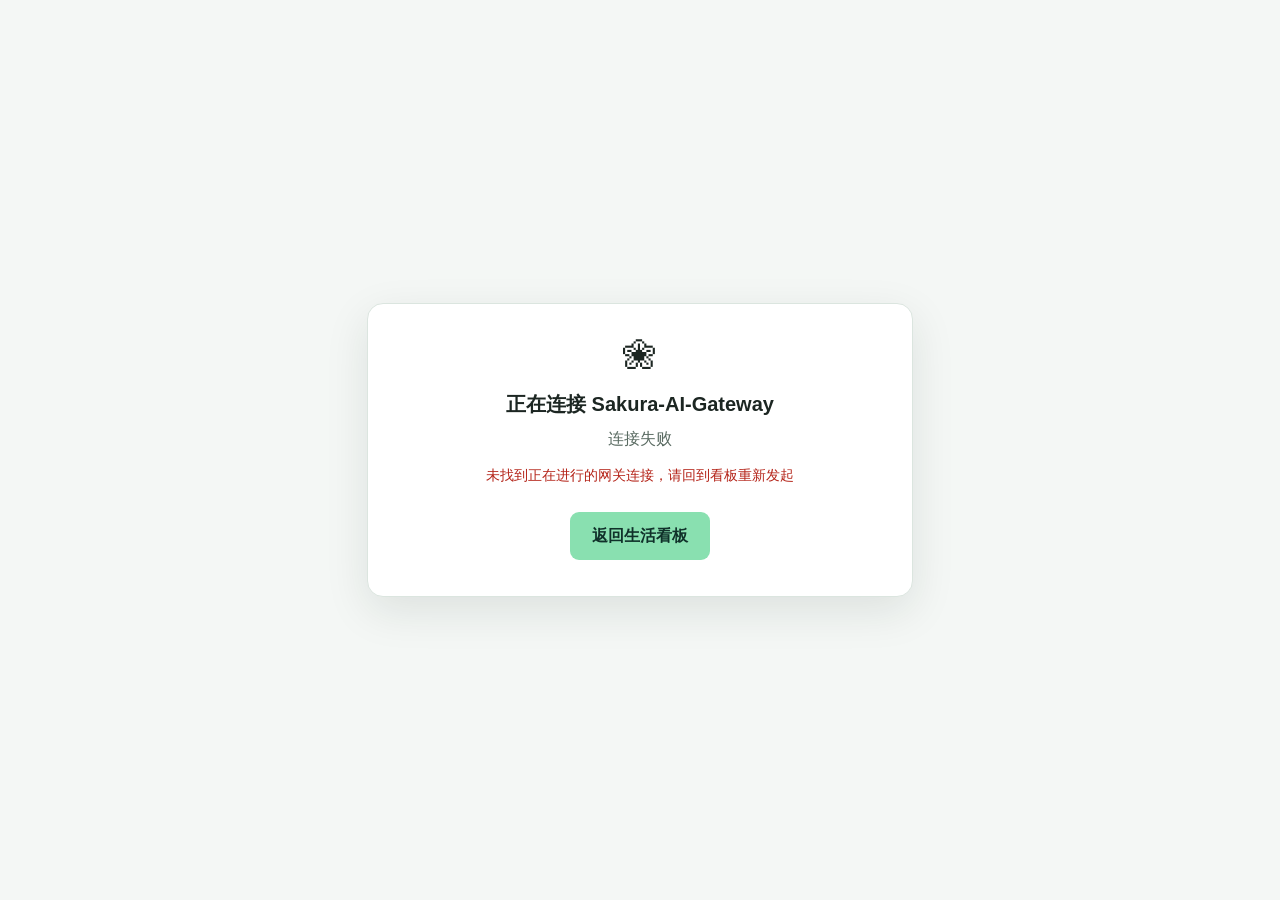
<file: oauth-callback.html>
<!doctype html>
<html lang="zh-CN">
<head>
  <meta charset="utf-8">
  <meta name="viewport" content="width=device-width, initial-scale=1">
  <meta name="referrer" content="no-referrer">
  <title>连接网关 · 生活中枢</title>
  <style>
    body{margin:0;min-height:100vh;display:grid;place-items:center;background:#f4f7f5;color:#1c2622;font:16px/1.6 -apple-system,BlinkMacSystemFont,"Segoe UI","PingFang SC","Hiragino Sans GB","Microsoft YaHei",sans-serif}
    .cb-card{max-width:480px;width:calc(100% - 48px);padding:36px 32px;border-radius:16px;background:#fff;border:1px solid #dbe5df;box-shadow:0 14px 44px rgba(20,40,30,.1);text-align:center}
    .cb-mark{font-size:34px;line-height:1}
    h1{font-size:20px;margin:14px 0 6px}
    #cb-status{margin:0;color:#5a6b62}
    #cb-error{margin:12px 0 0;color:#b42318;font-size:14px}
    .cb-error:empty{display:none}
    .cb-actions{margin-top:26px}
    .cb-actions a{display:inline-block;padding:11px 22px;border-radius:9px;background:#89e0b0;color:#10312a;text-decoration:none;font-weight:600}
    @media (prefers-color-scheme: dark){body{background:#0d1411;color:#e8f0eb}.cb-card{background:#16211c;border-color:#2a3630;box-shadow:0 14px 44px rgba(0,0,0,.35)}#cb-status{color:#9db0a5}#cb-error{color:#ff9a8a}.cb-actions a{background:#89e0b0;color:#0b241d}}
  </style>
</head>
<body>
  <main class="cb-card">
    <div class="cb-mark" aria-hidden="true">❀</div>
    <h1>正在连接 Sakura-AI-Gateway</h1>
    <p id="cb-status">正在处理授权回调…</p>
    <p id="cb-error" class="cb-error" role="alert"></p>
    <div class="cb-actions"><a href="/">返回生活看板</a></div>
  </main>
  <script>
  (function () {
    'use strict';
    var params = new URLSearchParams(location.search);
    var status = document.getElementById('cb-status');
    var error = document.getElementById('cb-error');
    function fail(message) { error.textContent = message; status.textContent = '连接失败'; }

    var pending = null;
    try { pending = JSON.parse(localStorage.getItem('life-hub-gateway-pending') || 'null'); } catch (parseError) { pending = null; }
    try { localStorage.removeItem('life-hub-gateway-pending'); } catch (storageError) { /* 忽略 */ }
    if (!pending) { fail('未找到正在进行的网关连接，请回到看板重新发起'); return; }

    // state 与签发方必须与发起连接时一致，防止伪造或串用其他授权服务。
    if (params.get('state') !== pending.state) { fail('回调校验失败：state 不匹配，请重新发起连接'); return; }
    if (params.get('iss') && params.get('iss') !== pending.issuer) { fail('回调不是由发起连接的网关返回'); return; }
    if (params.get('error')) { fail('网关拒绝了授权：' + (params.get('error_description') || params.get('error'))); return; }
    var code = params.get('code');
    if (!code) { fail('回调缺少授权码，请重新发起连接'); return; }

    var body = new URLSearchParams({
      grant_type: 'authorization_code',
      client_id: pending.clientId || 'auto',
      redirect_uri: pending.redirectUri,
      code_verifier: pending.verifier,
      code: code
    });
    fetch(pending.tokenEndpoint, { method: 'POST', headers: { 'Content-Type': 'application/x-www-form-urlencoded', Accept: 'application/json' }, body: body })
      .then(function (response) { return response.json().then(function (data) { return { ok: response.ok, data: data }; }); })
      .then(function (result) {
        if (!result.ok || !result.data || !result.data.access_token) {
          throw new Error((result.data && (result.data.error_description || result.data.error)) || ('令牌接口返回 HTTP ' + '失败'));
        }
        var auth = {
          issuer: pending.issuer,
          clientId: result.data.client_id || pending.clientId || '',
          accessToken: result.data.access_token,
          refreshToken: result.data.refresh_token || '',
          accessExpiresAt: Date.now() + (result.data.expires_in || 3600) * 1000,
          model: ''
        };
        try { localStorage.setItem('life-hub-gateway-auth', JSON.stringify(auth)); } catch (storageError) { throw new Error('浏览器阻止了保存网关连接'); }
        status.textContent = '连接成功，正在返回看板';
        if (window.opener && !window.opener.closed) {
          window.opener.postMessage({ type: 'life-hub-gateway-connected' }, location.origin);
          setTimeout(function () { window.close(); }, 500);
        } else {
          setTimeout(function () { location.href = '/'; }, 700);
        }
      })
      .catch(function (err) { fail(err.message === 'Failed to fetch' ? '无法连接网关令牌接口，请检查网络后重试' : err.message); });
  })();
  </script>
</body>
</html>
</file>
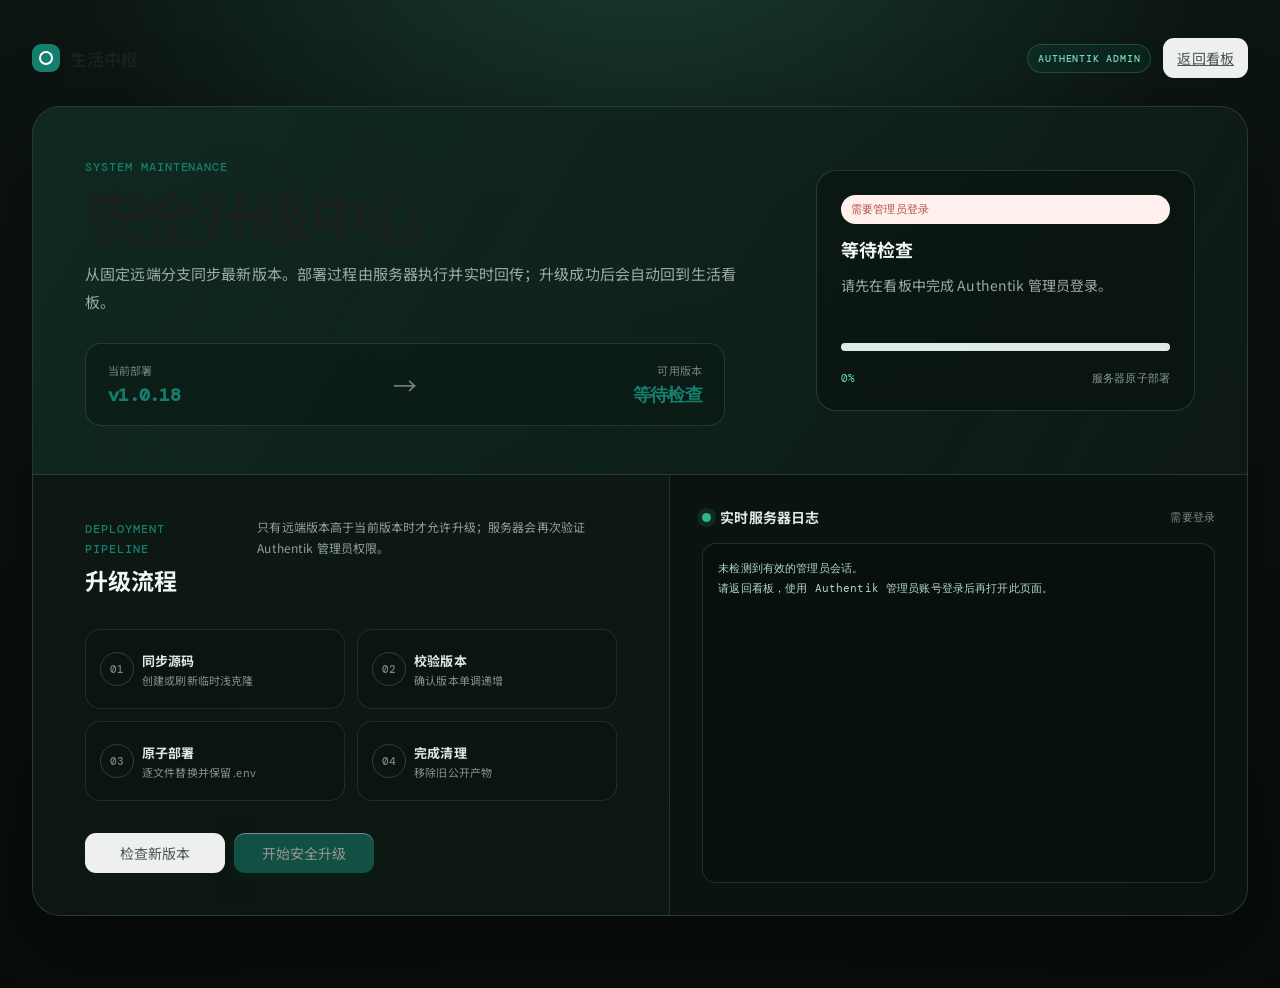
<file: upgrade.html>
<!doctype html>
<html lang="zh-CN">
<head>
  <meta charset="UTF-8">
  <meta name="viewport" content="width=device-width, initial-scale=1.0">
  <meta name="theme-color" content="#101516">
  <title>升级控制台 · 生活中枢</title>
  <script>try{const mode=localStorage.getItem('life-hub-theme')||'auto';document.documentElement.dataset.theme=mode==='dark'||(mode==='auto'&&matchMedia('(prefers-color-scheme: dark)').matches)?'dark':'light'}catch(e){}</script>
  <link rel="preconnect" href="https://fonts.googleapis.com"><link rel="preconnect" href="https://fonts.gstatic.com" crossorigin>
  <link href="https://fonts.googleapis.com/css2?family=DM+Mono:wght@400;500&family=Noto+Sans+SC:wght@400;500;600;700&display=swap" rel="stylesheet"><link rel="stylesheet" href="styles.css">
</head>
<body class="upgrade-body">
  <main class="upgrade-shell"><header class="upgrade-head"><a class="upgrade-brand" href="index.html"><span class="logo"></span><span>生活中枢</span></a><div class="upgrade-head-actions"><span class="upgrade-secure">AUTHENTIK ADMIN</span><a class="btn" href="index.html">返回看板</a></div></header>
    <section class="upgrade-console"><section class="upgrade-hero"><div class="upgrade-hero-copy"><span class="eyebrow">SYSTEM MAINTENANCE</span><h1>安全升级中心</h1><p>从固定远端分支同步最新版本。部署过程由服务器执行并实时回传；升级成功后会自动回到生活看板。</p><div class="upgrade-versions"><div><small>当前部署</small><b id="local-version">读取中</b></div><span class="upgrade-arrow">→</span><div><small>可用版本</small><b id="remote-version">等待检查</b></div></div></div><aside class="upgrade-state-card"><span class="upgrade-state" id="upgrade-state">正在验证</span><b id="progress-stage">等待检查</b><span id="progress-message">正在验证管理员会话与远端版本。</span><div class="upgrade-progress-track"><i id="progress-bar"></i></div><div class="upgrade-state-foot"><span id="progress-percent">0%</span><span>服务器原子部署</span></div></aside></section>
      <section class="upgrade-workspace"><div class="upgrade-process"><div class="upgrade-section-head"><div><span class="eyebrow">DEPLOYMENT PIPELINE</span><h2>升级流程</h2></div><p id="upgrade-note">只有远端版本高于当前版本时才允许升级；服务器会再次验证 Authentik 管理员权限。</p></div><ol class="upgrade-steps" id="upgrade-steps"><li data-stage="source"><i>01</i><span><b>同步源码</b><small>创建或刷新临时浅克隆</small></span></li><li data-stage="verify"><i>02</i><span><b>校验版本</b><small>确认版本单调递增</small></span></li><li data-stage="deploy"><i>03</i><span><b>原子部署</b><small>逐文件替换并保留 .env</small></span></li><li data-stage="cleanup"><i>04</i><span><b>完成清理</b><small>移除旧公开产物</small></span></li></ol><div class="upgrade-actions"><button class="btn" id="check-upgrade" type="button">检查新版本</button><button class="btn primary" id="start-upgrade" type="button" disabled>开始安全升级</button></div></div><section class="upgrade-log-panel"><div class="upgrade-log-head"><div><span class="upgrade-log-dot"></span><b>实时服务器日志</b></div><span id="return-countdown">等待任务</span></div><pre class="upgrade-log" id="upgrade-log" aria-live="polite">正在准备升级控制台…</pre></section></section>
    </section>
  </main>
  <script src="version.js"></script><script>
  (()=>{
    const $=s=>document.querySelector(s),release=window.LIFE_HUB_RELEASE||{},state={running:false,remoteVersion:'',returnTimer:0};
    const text=(id,v)=>$(id).textContent=v,log=(m,k='')=>{const box=$('#upgrade-log'),time=new Date().toLocaleTimeString('zh-CN',{hour12:false});box.textContent+=(box.textContent?'\n':'')+`[${time}] ${m}`;box.scrollTop=box.scrollHeight;if(k)box.dataset.kind=k};
    const token=()=>{try{const s=JSON.parse(localStorage.getItem('life-hub-oidc')||'null');return s?.access_token&&Number(s.expiresAt)>Date.now()+15000?s.access_token:''}catch(e){return''}};
    const setState=(label,kind='')=>{$('#upgrade-state').dataset.kind=kind;text('#upgrade-state',label)};
    const setProgress=(stage,message,current=0,total=0)=>{const percent=total?Math.min(100,Math.round(current/total*100)):({source:12,verify:28,deploy:45,cleanup:92,done:100,error:100}[stage]||0);text('#progress-stage',({source:'同步源码',verify:'校验版本',deploy:'原子部署',cleanup:'完成清理',done:'升级完成',error:'升级失败'}[stage]||'等待检查'));text('#progress-percent',`${percent}%`);$('#progress-bar').style.width=`${percent}%`;text('#progress-message',message||'');document.querySelectorAll('#upgrade-steps li').forEach(item=>{const order=['source','verify','deploy','cleanup'],index=order.indexOf(item.dataset.stage),at=order.indexOf(stage);item.classList.toggle('done',at>index||stage==='done');item.classList.toggle('active',at===index&&stage!=='done')})};
    const compare=(left,right)=>{const parse=v=>{const m=String(v||'').match(/^(\d+)\.(\d+)\.(\d+)(?:-([\w.-]+))?$/);return m?{p:m.slice(1,4).map(Number),pre:m[4]||''}:null},a=parse(left),b=parse(right);if(!a||!b)return null;for(let i=0;i<3;i++)if(a.p[i]!==b.p[i])return a.p[i]>b.p[i]?1:-1;return a.pre===b.pre?0:!a.pre?1:!b.pre?-1:a.pre.localeCompare(b.pre,undefined,{numeric:true})};
    async function check(){if(state.running)return;const button=$('#check-upgrade');button.disabled=true;setState('检查中','working');setProgress('','正在读取远端版本…');try{const r=await fetch('update.php',{method:'POST',headers:{'X-Life-Hub-Update-Command':'check','Content-Type':'application/json'},body:'{}',cache:'no-store'}),d=await r.json();if(!r.ok||!d?.ok)throw new Error(d?.error||`HTTP ${r.status}`);state.remoteVersion=d.remoteVersion||'';text('#remote-version',state.remoteVersion?`v${state.remoteVersion}`:'未找到');const current=String(release.version||''),c=compare(state.remoteVersion,current);if(c===null)throw new Error('当前或远端版本不是有效的语义化版本');const available=c>0;$('#start-upgrade').disabled=!available||!token();setState(available?'可升级':c===0?'已是最新':'远端版本较旧',available?'ready':'');const message=available?`发现 v${state.remoteVersion}，确认后开始服务器端安全升级。`:c===0?'当前部署已经是最新版本。':`远端 v${state.remoteVersion} 低于当前 v${current}，已禁止降级部署。`;setProgress(available?'source':'done',message,available?0:1,available?0:1);$('#upgrade-note').textContent=available?'服务器将按流程返回实时日志；成功后会在 3 秒后自动返回看板。':'无需部署。升级器只允许严格递增的版本，避免重复升级或降级。';$('#upgrade-log').textContent='';log(message)}catch(e){setState('检查失败','error');setProgress('error',e.message);log(`检查失败：${e.message}`,'error')}finally{button.disabled=false}}
    function returnHome(){let seconds=3;text('#return-countdown',`${seconds} 秒后返回看板`);clearInterval(state.returnTimer);state.returnTimer=setInterval(()=>{seconds--;text('#return-countdown',seconds>0?`${seconds} 秒后返回看板`:'正在返回看板…');if(seconds<=0){clearInterval(state.returnTimer);location.replace('index.html?updated='+Date.now())}},1000)}
    function event(payload){const stage=payload?.stage||'',message=payload?.message||'',p=payload?.progress||{};setProgress(stage,message,Number(p.current)||0,Number(p.total)||0);if(message)log(message);if(payload?.remoteVersion)text('#remote-version',`v${payload.remoteVersion}`);if(payload?.state==='success'){state.running=false;setState('升级完成','success');$('#check-upgrade').disabled=true;$('#start-upgrade').disabled=true;$('#start-upgrade').textContent='升级完成';$('#upgrade-note').textContent='服务器已完成部署，正在自动返回生活看板并加载新版本。';returnHome()}if(payload?.state==='error'){state.running=false;setState('升级失败','error');$('#check-upgrade').disabled=false;$('#start-upgrade').disabled=false;$('#start-upgrade').textContent='重试安全升级'}}
    async function start(){if(state.running)return;const t=token();if(!t){setState('需要管理员登录','error');setProgress('error','请先从看板使用 Authentik 管理员账号登录，再返回此页面。');return}state.running=true;$('#start-upgrade').disabled=true;$('#check-upgrade').disabled=true;$('#start-upgrade').textContent='正在升级…';$('#upgrade-log').textContent='';text('#return-countdown','正在执行');setState('正在升级','working');setProgress('source','已向服务器提交升级任务…');try{const r=await fetch('update.php',{method:'POST',headers:{'X-Life-Hub-Update-Command':'update-stream',Authorization:'Bearer '+t,'Content-Type':'application/json',Accept:'text/event-stream'},body:'{}',cache:'no-store'});if(!r.ok)throw new Error((await r.json().catch(()=>({}))).error||`HTTP ${r.status}`);if(!r.body)throw new Error('当前浏览器不支持流式升级响应');const reader=r.body.getReader(),decoder=new TextDecoder();let buffer='';while(true){const {value,done}=await reader.read();buffer+=decoder.decode(value||new Uint8Array(),{stream:!done});let split;while((split=buffer.indexOf('\n\n'))>=0){const packet=buffer.slice(0,split);buffer=buffer.slice(split+2);const row=packet.split('\n').find(x=>x.startsWith('data:'));if(row)try{event(JSON.parse(row.slice(5).trim()))}catch(e){}}if(done)break}if(state.running)throw new Error('升级连接已关闭，未收到完成状态')}catch(e){state.running=false;setState('升级失败','error');setProgress('error',e.message);log(`升级失败：${e.message}`,'error');$('#check-upgrade').disabled=false;$('#start-upgrade').disabled=false;$('#start-upgrade').textContent='重试安全升级';text('#return-countdown','等待重试')}}
    $('#check-upgrade').onclick=check;$('#start-upgrade').onclick=start;text('#local-version',release.version?`v${release.version}`:'版本信息缺失');if(!token()){setState('需要管理员登录','error');text('#progress-message','请先在看板中完成 Authentik 管理员登录。');$('#upgrade-log').textContent='未检测到有效的管理员会话。\n请返回看板，使用 Authentik 管理员账号登录后再打开此页面。';text('#return-countdown','需要登录')}else{setState('已验证会话','ready');$('#upgrade-log').textContent='已检测到 Authentik 会话，正在检查远端版本…';check()}
  })();
  </script>
</body></html>
</file>
<file: styles.css>
.workspace-open-detail{margin-left:auto;padding:7px 12px}.workspace-detail-modal-box{width:min(1120px,calc(100vw - 24px));height:min(780px,calc(100dvh - 24px));display:flex;flex-direction:column;padding:clamp(16px,3vw,24px)}.workspace-detail-kicker{font:500 11px 'DM Mono',monospace;color:var(--muted);letter-spacing:.08em}.workspace-detail-layout{display:grid;grid-template-columns:minmax(220px,300px) minmax(0,1fr);gap:16px;min-height:0;flex:1}.workspace-session-list{overflow:auto;border-right:1px solid var(--line);padding-right:12px;min-width:0}.workspace-session-list>button{width:100%;display:flex;flex-direction:column;gap:5px;text-align:left;border:0;border-radius:12px;background:transparent;color:inherit;padding:12px;cursor:pointer}.workspace-session-list>button:hover,.workspace-session-list>button.active{background:var(--bg)}.workspace-session-list small{color:var(--muted)}.workspace-record-panel{display:flex;flex-direction:column;min-width:0;min-height:0}.workspace-record-head{font-weight:600;padding:4px 0 12px}.workspace-record-list{flex:1;overflow:auto;display:flex;flex-direction:column;gap:10px;padding-right:4px}.workspace-record{border:1px solid var(--line);border-radius:14px;padding:11px 13px;background:var(--bg)}.workspace-record.record-user{margin-left:12%;background:var(--accent-soft)}.workspace-record.record-assistant{margin-right:8%}.workspace-record header{display:flex;justify-content:space-between;gap:12px;font-size:12px}.workspace-record header time,.workspace-record small{color:var(--muted)}.workspace-record pre{white-space:pre-wrap;overflow-wrap:anywhere;font:inherit;line-height:1.65;margin:8px 0 0}.workspace-message-form{display:flex;gap:10px;align-items:flex-end;padding-top:12px}.workspace-message-form textarea{flex:1;min-width:0;min-height:72px;resize:vertical;border:1px solid var(--line);border-radius:12px;background:var(--card);color:inherit;padding:11px}.workspace-message-form button{flex:0 0 auto}.workspace-detail-locked{max-width:680px;padding:16px;line-height:1.7}.workspace-detail-locked code{word-break:break-all}.workspace-detail-layout.is-locked{display:block;overflow:auto}.workspace-detail-layout.is-locked .workspace-session-list{border:0;padding:0}.workspace-detail-layout.is-locked .workspace-record-panel{display:none}@media(max-width:900px){.workspace-detail-layout:not(.is-locked){grid-template-columns:1fr;grid-template-rows:minmax(120px,28vh) minmax(0,1fr)}.workspace-session-list{border-right:0;border-bottom:1px solid var(--line);padding-right:0;padding-bottom:10px}.workspace-detail-modal-box{height:calc(100dvh - 24px)}}
:root {
  --bg:#edf0ed;
  --ink:#18211f;
  --muted:#78817d;
  --line:#d7ddd8;
  --card:#fff;
  --accent:#157e6c;
  --accent-soft:#d8eee8;
  --orange:#f29145;
  --orange-soft:#fff0df;
  --shadow:0 10px 30px rgba(34,48,43,.06)
}

* {
  box-sizing:border-box
}

body {
  margin:0;
  background:var(--bg);
  color:var(--ink);
  font:14px 'Noto Sans SC',system-ui,sans-serif;
  letter-spacing:.01em
}

button {
  font:inherit;
  cursor:pointer;
  border:0
}

.app {
  min-height:100vh;
  display:grid;
  grid-template-columns:244px 1fr
}

.sidebar {
  padding:28px 18px 50px;
  border-right:1px solid var(--line);
  display:flex;
  flex-direction:column;
  position:sticky;
  top:0;
  height:100vh
}

.brand {
  display:flex;
  gap:10px;
  align-items:center;
  padding:0 10px 32px;
  font-weight:700;
  font-size:17px
}

.logo {
  width:28px;
  height:28px;
  border-radius:9px;
  background:var(--accent);
  position:relative
}

.logo:after {
  content:'';
  position:absolute;
  width:10px;
  height:10px;
  border:2px solid #fff;
  border-radius:50%;
  top:7px;
  left:7px
}

.nav {
  display:flex;
  flex:1;
  flex-direction:column;
  gap:5px
}

.nav .nav-settings-button {
  margin-top:0
}

.nav button {
  background:transparent;
  color:#68726e;
  text-align:left;
  padding:11px 12px;
  border-radius:10px;
  display:flex;
  gap:12px;
  align-items:center;
  position:relative;
  overflow:hidden;
  transition:color .22s ease,background-color .22s ease,transform .22s cubic-bezier(.22,1,.36,1),box-shadow .22s ease
}

.nav button:before {
  content:'';
  position:absolute;
  left:0;
  top:50%;
  width:3px;
  height:18px;
  border-radius:0 4px 4px 0;
  background:var(--accent);
  opacity:0;
  transform:translate(-4px,-50%) scaleY(.45);
  transition:opacity .22s ease,transform .22s cubic-bezier(.22,1,.36,1)
}

.nav button:hover {
  color:var(--ink);
  background:rgba(255,255,255,.58);
  transform:translateX(2px)
}

.nav button.active {
  color:var(--ink);
  background:#fff;
  font-weight:600;
  box-shadow:0 6px 18px rgba(34,48,43,.08)
}

.nav button.active:before {
  opacity:1;
  transform:translate(0,-50%) scaleY(1)
}

.nav-label {
  display:inline-block;
  transform-origin:left center
}

.nav button.active .nav-label {
  animation:nav-label-in .34s cubic-bezier(.22,1,.36,1)
}

@keyframes nav-label-in {
  0% { opacity:.35; transform:translateX(-5px) scale(.97) }
  100% { opacity:1; transform:translateX(0) scale(1) }
}

.nav-item-hidden {
  display:none!important
}

.icon {
  width:18px;
  text-align:center;
  font-size:16px
}

.side-bottom {
  margin-top:auto;
  background:#dbe9e3;
  border-radius:15px;
  padding:15px
}

.side-bottom span {
  font-size:12px;
  color:#4b625a
}

.side-bottom strong {
  display:block;
  margin:5px 0 12px;
  font-size:14px
}

.side-bottom button {
  width:100%;
  padding:8px;
  border-radius:8px;
  background:var(--ink);
  color:#fff;
  font-size:12px
}

main {
  max-width:2036px;
  width:100%;
  margin:auto;
  display:grid;
  grid-template-columns:250px minmax(0,1396px) minmax(250px,1fr);
  column-gap:28px;
  align-items:start;
  padding:108px 42px 50px
}

.top {
  display:flex;
  justify-content:space-between;
  align-items:center;
  margin:0;
  padding:20px 42px 15px;
  position:fixed;
  top:0;
  left:244px;
  right:0;
  z-index:20;
  background:rgba(237,240,237,.94);
  backdrop-filter:blur(12px);
  border-bottom:1px solid rgba(215,221,216,.72)
}

.eyebrow {
  color:var(--accent);
  font:500 12px 'DM Mono',monospace;
  letter-spacing:.08em;
  text-transform:uppercase
}

.top h1 {
  margin:5px 0 0;
  font-size:28px;
  letter-spacing:-.04em
}

.date {
  color:var(--muted);
  text-align:right;
  line-height:1.7
}

.date b {
  color:var(--ink);
  font-weight:600
}

.grid {
  display:grid;
  grid-template-columns:minmax(0,1.16fr) minmax(0,.84fr) minmax(0,.84fr);
  gap:16px;
  align-items:start;
  grid-auto-flow:row dense
}

.view-intro {
  grid-column:1;
  grid-row:1;
  position:sticky;
  top:126px;
  align-self:start;
  margin:0;
  padding:4px 8px 0 0;
  text-align:left
}

.view-intro h2 {
  margin:5px 0 6px;
  font-size:28px;
  letter-spacing:-.04em
}

.view-intro p {
  margin:0;
  color:var(--muted);
  font-size:13px;
  line-height:1.7
}

.card {
  background:var(--card);
  border:1px solid #eef1ef;
  border-radius:18px;
  padding:20px;
  box-shadow:var(--shadow)
}

.card h2 {
  margin:0;
  font-size:15px;
  letter-spacing:-.02em
}

.card-head {
  display:flex;
  justify-content:space-between;
  align-items:center;
  margin-bottom:18px
}

.more {
  color:var(--muted);
  background:transparent;
  font-size:18px;
  line-height:1
}

.status {
  display:inline-flex;
  align-items:center;
  gap:6px;
  color:var(--accent);
  font-size:12px
}

.dot {
  width:7px;
  height:7px;
  border-radius:50%;
  background:var(--accent);
  box-shadow:0 0 0 3px var(--accent-soft)
}

.hero {
  grid-column:span 2;
  background:linear-gradient(125deg,#167b69,#255a52);
  color:white;
  min-height:253px;
  position:relative;
  overflow:hidden
}

.hero:before,.hero:after {
  content:'';
  position:absolute;
  border-radius:50%;
  border:1px solid rgba(255,255,255,.15)
}

.hero:before {
  width:340px;
  height:340px;
  right:-122px;
  bottom:-190px
}

.hero:after {
  width:460px;
  height:460px;
  right:-185px;
  bottom:-270px
}

.hero .card-head {
  position:relative;
  z-index:1
}

.hero .status {
  color:#b9ece0
}

.hero .dot {
  background:#9ee6d2;
  box-shadow:0 0 0 3px rgba(158,230,210,.18)
}

.home-title {
  font-size:28px;
  margin-top:40px;
  font-weight:600;
  letter-spacing:-.04em;
  position:relative;
  z-index:1
}

.temp {
  font:600 50px/1 'DM Mono',monospace;
  letter-spacing:-.09em;
  position:relative;
  z-index:1;
  margin:12px 0 4px
}

.temp span {
  font-size:20px;
  vertical-align:top;
  letter-spacing:0
}

.temp #temperature {
  font:600 50px/1 'DM Mono',monospace;
  vertical-align:baseline;
  letter-spacing:-.09em
}

.subline {
  position:relative;
  z-index:1;
  color:#c6e1db;
  font-size:13px
}

.rooms {
  position:absolute;
  right:22px;
  bottom:21px;
  z-index:1;
  display:flex;
  gap:7px
}

.rooms span {
  background:rgba(255,255,255,.13);
  padding:7px 10px;
  border:1px solid rgba(255,255,255,.15);
  border-radius:8px;
  font:11px 'DM Mono',monospace
}

.rooms .environment-slot {
  min-width:112px;
  max-width:150px;
  display:grid;
  gap:2px;
  padding:7px 10px;
  border:1px solid rgba(255,255,255,.15);
  border-radius:9px;
  background:rgba(255,255,255,.13);
  color:#fff;
  text-align:left;
  transition:background .18s,border-color .18s,transform .18s
}

.rooms .environment-slot:hover {
  background:rgba(255,255,255,.2);
  border-color:rgba(255,255,255,.3);
  transform:translateY(-1px)
}

.rooms .environment-slot span {
  overflow:hidden;
  padding:0;
  border:0;
  background:transparent;
  color:#bfe2da;
  font:10px/1.35 'Noto Sans SC',sans-serif;
  text-overflow:ellipsis;
  white-space:nowrap
}

.rooms .environment-slot strong {
  overflow:hidden;
  font:500 12px/1.35 'DM Mono',monospace;
  text-overflow:ellipsis;
  white-space:nowrap
}

.environment-picker-box {
  width:min(620px,calc(100vw - 36px))
}

.environment-picker-box .card-head>div {
  display:grid;
  gap:3px
}

.environment-slot-kicker {
  color:var(--accent);
  font:500 11px 'DM Mono',monospace;
  letter-spacing:.08em
}

.environment-picker-list {
  min-height:150px;
  display:grid;
  gap:12px;
  overflow:auto;
  padding:3px 2px 2px
}

.environment-sensor-group {
  overflow:hidden;
  border:1px solid #e2e9e5;
  border-radius:14px;
  background:#fbfcfb
}

.environment-sensor-group h3 {
  display:flex;
  align-items:center;
  gap:8px;
  margin:0;
  padding:11px 13px;
  border-bottom:1px solid #e7ece9;
  color:#52605b;
  font-size:12px
}

.environment-sensor-options {
  display:grid;
  grid-template-columns:repeat(2,minmax(0,1fr));
  gap:8px;
  padding:10px
}

.environment-sensor-option {
  position:relative;
  display:grid;
  grid-template-columns:18px minmax(0,1fr) auto;
  align-items:center;
  gap:9px;
  min-height:53px;
  padding:9px 10px;
  border:1px solid #e2e8e4;
  border-radius:11px;
  background:#fff;
  cursor:pointer
}

.environment-sensor-option:has(input:checked) {
  border-color:#8bc7b8;
  background:#eef8f5;
  box-shadow:0 0 0 2px rgba(21,126,108,.08)
}

.environment-sensor-option input {
  width:16px;
  height:16px;
  margin:0;
  accent-color:var(--accent)
}

.environment-sensor-copy {
  min-width:0;
  display:grid;
  gap:2px
}

.environment-sensor-copy b,.environment-sensor-copy small {
  overflow:hidden;
  text-overflow:ellipsis;
  white-space:nowrap
}

.environment-sensor-copy b {
  font-size:12px
}

.environment-sensor-copy small {
  color:var(--muted);
  font:10px 'DM Mono',monospace
}

.environment-sensor-value {
  color:var(--accent);
  font:500 12px 'DM Mono',monospace
}

.environment-sensor-empty {
  grid-column:1/-1;
  padding:12px;
  color:var(--muted);
  text-align:center;
  font-size:12px
}

.delivery {
  grid-column:3;
  min-height:253px
}

.delivery-restaurant {
  font-size:18px;
  font-weight:600;
  margin:5px 0 4px
}

.muted {
  color:var(--muted);
  font-size:12px
}

.progress {
  height:7px;
  background:#f1f2ef;
  border-radius:9px;
  margin:27px 0 12px;
  overflow:hidden
}

.stages {
  display:flex;
  justify-content:space-between;
  font-size:11px;
  color:var(--muted)
}

.stages b {
  color:var(--ink);
  font-weight:600
}

.eta {
  margin-top:20px;
  border-radius:10px;
  background:var(--orange-soft);
  padding:10px 12px;
  color:#a95c22;
  font-size:12px
}

.eta strong {
  float:right;
  font:500 16px 'DM Mono',monospace
}

.agenda {
  grid-column:span 2
}

.agenda-list {
  display:grid;
  gap:0
}

.agenda-row {
  display:grid;
  grid-template-columns:63px 1fr auto;
  align-items:center;
  padding:13px 0;
  border-top:1px solid #eef0ed
}

.agenda-row:first-child {
  border-top:0
}

.agenda-time {
  font:12px 'DM Mono',monospace;
  color:var(--accent)
}

.agenda-title {
  font-weight:500
}

.agenda-meta {
  color:var(--muted);
  font-size:12px
}

.tag {
  font-size:11px;
  padding:4px 8px;
  border-radius:6px;
  background:#f3f5f3;
  color:#65706b
}

.tag.work {
  background:#e9eefb;
  color:#5972b5
}

.tag.life {
  background:#fcebdc;
  color:#b76b31
}

.quick {
  grid-column:3;
  align-self:start
}

.quick .card-head {
  align-items:center
}

.quick .card-head>div {
  display:flex;
  gap:6px
}

.quick .more {
  width:32px;
  height:32px;
  min-width:32px;
  padding:0;
  border:1px solid #edf0ed;
  border-radius:10px;
  background:#fff;
  display:grid;
  place-items:center;
  font-size:18px;
  line-height:1
}

.quick-grid {
  display:grid;
  grid-template-columns:repeat(2,minmax(0,1fr));
  gap:9px
}

.quick-grid button {
  height:88px;
  min-width:0;
  text-align:left;
  border:1px solid #edf0ed;
  border-radius:12px;
  background:#fff;
  padding:11px 12px;
  color:var(--ink);
  transition:.2s;
  overflow:hidden
}

.quick-grid button:hover,.quick-grid button.on {
  border-color:#b9ddd3;
  background:#f1faf7
}

.quick .qicon {
  font-size:19px;
  display:block;
  margin-bottom:6px
}

.quick .qname {
  display:block;
  overflow:hidden;
  text-overflow:ellipsis;
  white-space:nowrap;
  font-weight:500
}

.quick small {
  display:block;
  color:var(--muted);
  font-size:11px;
  margin-top:2px
}

.quick-grid button.on small {
  color:var(--accent)
}

.card.is-hidden {
  display:none
}

.habit {
  grid-column:span 2
}

.habit-grid {
  display:grid;
  grid-template-columns:repeat(7,1fr);
  gap:9px
}

.day {
  border-radius:10px;
  background:#f5f7f5;
  text-align:center;
  padding:10px 3px;
  font-size:11px;
  color:var(--muted)
}

.day b {
  display:block;
  color:var(--ink);
  font:500 16px 'DM Mono',monospace;
  margin:5px 0
}

.check {
  margin:auto;
  width:19px;
  height:19px;
  border-radius:50%;
  border:1px solid #d5dbd6
}

.done .check {
  border-color:var(--accent);
  background:var(--accent);
  position:relative
}

.done .check:after {
  content:'✓';
  color:#fff;
  font-size:12px;
  position:absolute;
  left:4px;
  top:0
}

.energy {
  grid-column:3
}

.energy .bars {
  display:flex;
  align-items:end;
  height:118px;
  gap:8px;
  padding-top:10px
}

.bar {
  flex:1;
  border-radius:5px 5px 2px 2px;
  background:#d7e9e3;
  position:relative
}

.bar i {
  position:absolute;
  bottom:0;
  width:100%;
  border-radius:5px 5px 2px 2px;
  background:var(--accent)
}

.bar em {
  position:absolute;
  top:-18px;
  font:10px 'DM Mono',monospace;
  color:#7c8580;
  left:50%;
  transform:translateX(-50%)
}

.energy-foot {
  display:flex;
  justify-content:space-between;
  color:var(--muted);
  font-size:11px;
  margin-top:9px
}

.devices {
  grid-column:span 3
}

.device-tools {
  display:flex;
  gap:9px;
  align-items:center
}

.device-search {
  border:1px solid var(--line);
  border-radius:8px;
  padding:7px 9px;
  width:180px;
  font-size:12px;
  outline:0
}

.device-list {
  display:block;
  gap:9px;
  max-height:540px;
  overflow:auto;
  padding-right:3px
}

.device-item {
  min-height:76px;
  text-align:left;
  padding:11px;
  border:1px solid #e8eeea;
  border-radius:11px;
  background:#fff;
  transition:.18s
}

.device-item:hover {
  border-color:#9fd3c6;
  background:#f4fbf8
}

.device-item strong,.device-item small {
  display:block;
  white-space:nowrap;
  overflow:hidden;
  text-overflow:ellipsis
}

.device-item strong {
  font-size:13px;
  margin-bottom:5px
}

.device-item small {
  font:11px 'DM Mono',monospace;
  color:var(--muted)
}

.device-item .state-on {
  color:var(--accent)
}

.select-list {
  max-height:340px;
  overflow:auto;
  border-top:1px solid var(--line);
  margin-top:13px
}

.select-row {
  display:flex;
  align-items:center;
  gap:10px;
  padding:10px 2px;
  border-bottom:1px solid #eef1ef;
  font-size:13px
}

.select-row input {
  accent-color:var(--accent);
  width:16px;
  height:16px
}

.detail-state {
  font:600 30px 'DM Mono',monospace;
  color:var(--accent);
  margin:16px 0
}

.detail-attrs {
  display:grid;
  gap:7px;
  max-height:220px;
  overflow:auto
}

.detail-attrs div {
  display:flex;
  justify-content:space-between;
  gap:16px;
  padding:8px;
  background:#f5f7f5;
  border-radius:7px;
  font-size:12px
}

.detail-attrs b {
  font-weight:500;
  overflow:hidden;
  text-overflow:ellipsis;
  white-space:nowrap
}

.app-loader {
  position:fixed;
  inset:0;
  z-index:110;
  background:rgba(237,240,237,.96);
  display:grid;
  place-items:center;
  transition:opacity .35s,visibility .35s
}

.app-loader.hidden {
  opacity:0;
  visibility:hidden;
  pointer-events:none
}

.loader-box {
  width:min(320px,calc(100vw - 48px));
  text-align:center;
  color:var(--muted);
  animation:loader-enter .42s cubic-bezier(.22,1,.36,1) both
}

.loader-box b {
  display:block;
  color:var(--ink);
  font-size:16px;
  letter-spacing:.02em
}

.loader-box > span {
  display:block;
  min-height:20px;
  margin-top:8px;
  font-size:12px
}

/* ===== 加载页：Logo 外环走一圈 Material 风格的不定长弧线 ===== */
.loader-mark {
  position:relative;
  display:grid;
  place-items:center;
  width:76px;
  height:76px;
  margin:0 auto 20px
}

.loader-arc {
  position:absolute;
  inset:0;
  width:100%;
  height:100%;
  animation:loader-arc-rotate 1.9s linear infinite
}

.loader-arc circle {
  fill:none;
  stroke:var(--accent);
  stroke-width:3;
  stroke-linecap:round;
  transform-origin:center;
  transform:rotate(-90deg);
  animation:loader-arc-dash 1.5s cubic-bezier(.4,0,.2,1) infinite
}

.logo.loader-logo {
  width:42px;
  height:42px;
  border-radius:14px;
  animation:loader-logo-breathe 2.6s ease-in-out infinite
}

.logo.loader-logo:after {
  width:15px;
  height:15px;
  top:10.5px;
  left:10.5px
}

.loader-box b.loader-greeting {
  display:block;
  margin-bottom:7px;
  color:var(--ink);
  font-size:19px;
  font-weight:600;
  letter-spacing:.01em;
  animation:loader-greeting-in .46s cubic-bezier(.22,1,.36,1) both
}

.loader-box b.loader-greeting[hidden] { display:none }

/* 有问候语时，阶段标题退为次要信息，避免两行同样粗的大字 */
.loader-box.has-greeting > b#loader-title {
  color:var(--muted);
  font-size:12.5px;
  font-weight:500;
  letter-spacing:.03em
}

.loader-box.has-greeting > span#loader-detail {
  margin-top:3px;
  font-size:11.5px;
  opacity:.72
}

@keyframes loader-arc-rotate {
  to { transform:rotate(360deg) }
}

/* 弧线长度与偏移同时变化，得到「甩出去再收回来」的手感；213.6 = 2πr（r=34） */
@keyframes loader-arc-dash {
  0% { stroke-dasharray:4 213.6; stroke-dashoffset:0 }
  50% { stroke-dasharray:148 213.6; stroke-dashoffset:-30 }
  100% { stroke-dasharray:4 213.6; stroke-dashoffset:-213.6 }
}

@keyframes loader-logo-breathe {
  0%,100% { transform:scale(1) }
  50% { transform:scale(.93) }
}

@keyframes loader-greeting-in {
  from { opacity:0; transform:translateY(6px) }
  to { opacity:1; transform:none }
}

@keyframes loader-enter {
  from { opacity:0; transform:translateY(10px) scale(.98) }
  to { opacity:1; transform:none }
}

.modal {
  position:fixed;
  inset:0;
  z-index:30;
  background:rgba(16,27,24,.42);
  display:none;
  place-items:center;
  padding:18px
}

.modal.show {
  display:grid
}

.modal-box {
  width:min(440px,100%);
  background:#fff;
  border-radius:19px;
  padding:24px;
  box-shadow:0 25px 65px rgba(13,27,23,.25)
}

.modal-box h2 {
  font-size:20px;
  margin:0 0 7px
}

.modal-box p {
  color:var(--muted);
  font-size:13px;
  line-height:1.65;
  margin:0 0 19px
}

.picker-box {
  width:min(680px,calc(100vw - 36px));
  max-height:min(720px,calc(100vh - 36px));
  display:flex;
  flex-direction:column;
  padding:22px
}

.picker-box .card-head {
  margin-bottom:4px
}

.picker-count {
  color:var(--accent);
  font:500 12px 'DM Mono',monospace;
  background:var(--accent-soft);
  padding:4px 8px;
  border-radius:99px
}

.picker-list {
  display:grid;
  gap:9px;
  overflow:auto;
  padding:4px 2px 2px;
  margin-top:4px
}

.device-group {
  border:1px solid #e6ece8;
  border-radius:13px;
  overflow:hidden;
  background:#fbfcfb
}

.device-group summary {
  list-style:none;
  display:grid;
  grid-template-columns:25px minmax(0,1fr) 74px 12px;
  align-items:center;
  gap:10px;
  padding:13px 14px;
  cursor:pointer;
  font-weight:600
}

.device-group summary::-webkit-details-marker {
  display:none
}

.device-group summary:after {
  content:'⌄';
  grid-column:4;
  color:var(--muted);
  text-align:center;
  transition:.18s
}

.device-group[open] summary:after {
  transform:rotate(180deg)
}

.device-group-icon {
  width:25px;
  height:25px;
  display:grid;
  place-items:center;
  border-radius:8px;
  background:#e5f2ed;
  color:var(--accent);
  font-size:15px
}

.device-group small {
  grid-column:3;
  font-weight:400;
  color:var(--muted);
  margin:0;
  text-align:center;
  white-space:nowrap
}

.picker-options {
  display:grid;
  grid-template-columns:repeat(2,minmax(0,1fr));
  gap:7px;
  padding:0 10px 11px
}

.picker-option {
  display:flex;
  align-items:center;
  gap:9px;
  min-width:0;
  padding:10px;
  border:1px solid #edf0ed;
  border-radius:10px;
  background:#fff;
  cursor:pointer
}

.picker-option:hover {
  border-color:#b9ddd3;
  background:#f1faf7
}

.picker-option input {
  accent-color:var(--accent);
  width:16px;
  height:16px;
  flex:none
}

.picker-option span {
  overflow:hidden;
  text-overflow:ellipsis;
  white-space:nowrap;
  font-size:13px
}

.empty-picker {
  padding:28px 8px;
  text-align:center;
  color:var(--muted)
}

.field {
  display:grid;
  gap:7px;
  margin:14px 0
}

.field label {
  font-size:12px;
  font-weight:600
}

.field input {
  height:43px;
  border:1px solid var(--line);
  border-radius:9px;
  padding:0 11px;
  font:13px 'DM Mono',monospace;
  outline:none
}

.field input:focus {
  border-color:var(--accent);
  box-shadow:0 0 0 3px var(--accent-soft)
}

.modal-actions {
  display:flex;
  justify-content:flex-end;
  gap:8px;
  margin-top:20px
}

.btn {
  padding:10px 14px;
  border-radius:9px;
  background:#edf0ed;
  color:#4b5652
}

.btn.primary {
  background:var(--accent);
  color:#fff
}

.connection-note {
  font-size:11px;
  color:var(--muted);
  margin-top:13px
}

.connection-note b {
  color:var(--accent)
}

.toast {
  position:fixed;
  right:18px;
  bottom:18px;
  z-index:40;
  background:#1e2a27;
  color:#fff;
  padding:11px 14px;
  border-radius:10px;
  font-size:13px;
  box-shadow:var(--shadow);
  opacity:0;
  transform:translateY(12px);
  transition:.25s;
  pointer-events:none
}

.toast.show {
  opacity:1;
  transform:none
}

/* 登录页：樱落设计语言 —— 桌面 ≥900px 左侧整高品牌渐变面板 + 右侧居中表单列。
   认证逻辑零改动：#auth-gate、表单字段与错误区域的选择器全部保持原样。 */
.auth-gate {
  position:fixed;
  inset:0;
  z-index:100;
  display:grid;
  grid-template-columns:minmax(0,1.05fr) minmax(0,1fr);
  background:var(--bg);
  overflow:auto
}

.auth-gate.hidden {
  display:none
}

/* 品牌面板：渐变自持，不随日间/夜间主题切换；C1=项目强调色，C2=紫罗兰变体 */
.auth-panel {
  --auth-c1:#157e6c;
  --auth-cm:#1d5f9e;
  --auth-c2:#7c3aed;
  position:relative;
  display:flex;
  flex-direction:column;
  padding:64px 48px 24px;
  background:linear-gradient(150deg,var(--auth-c1) 0%,var(--auth-cm) 45%,var(--auth-c2) 100%);
  color:#fff;
  overflow:hidden
}

/* 右下角 260px 同款标志装饰，溢出面板边缘 */
.auth-panel-deco {
  position:absolute;
  right:-64px;
  bottom:-64px;
  width:260px;
  height:260px;
  color:#fff;
  opacity:.12;
  pointer-events:none
}

.auth-panel-body {
  position:relative;
  margin:auto 0;
  max-width:430px
}

.auth-panel-chip {
  display:grid;
  place-items:center;
  width:72px;
  height:72px;
  border-radius:22px;
  background:rgba(255,255,255,.15)
}

.auth-panel-chip .auth-panel-mark {
  width:40px;
  height:40px;
  color:#fff
}

.auth-panel-name {
  margin:24px 0 0;
  font-size:2.1rem;
  font-weight:700;
  line-height:1.25;
  letter-spacing:.02em
}

.auth-panel-slogan {
  margin:10px 0 0;
  font-size:15px;
  line-height:1.75;
  color:rgba(255,255,255,.85)
}

.auth-points {
  list-style:none;
  margin:40px 0 0;
  padding:0;
  display:grid;
  gap:20px
}

.auth-points li {
  display:flex;
  gap:14px;
  align-items:center
}

.pt-icon {
  width:34px;
  height:34px;
  border-radius:11px;
  background:rgba(255,255,255,.15);
  display:grid;
  place-items:center;
  flex:none;
  color:#fff
}

.pt-icon svg {
  width:17px;
  height:17px;
  fill:none;
  stroke:currentColor;
  stroke-width:1.8;
  stroke-linecap:round;
  stroke-linejoin:round
}

.pt-copy b {
  display:block;
  font-size:14px;
  font-weight:600;
  line-height:1.4
}

.pt-copy small {
  display:block;
  margin-top:3px;
  font-size:13px;
  line-height:1.5;
  color:rgba(255,255,255,.7)
}

.auth-panel-foot {
  position:relative;
  display:flex;
  gap:10px;
  align-items:center;
  font-size:12px;
  color:rgba(255,255,255,.6)
}

.auth-mono {
  font-family:'DM Mono',monospace;
  font-size:11px;
  letter-spacing:.06em;
  padding:3px 9px;
  border:1px solid rgba(255,255,255,.25);
  border-radius:99px;
  color:rgba(255,255,255,.85)
}

/* 表单面板：内容列 420px 居中，颜色走项目 token，日夜主题自动协调 */
.auth-card {
  align-self:center;
  justify-self:center;
  width:min(420px,100%);
  padding:36px 28px;
  background:transparent;
  border:0;
  box-shadow:none;
  text-align:center
}

.auth-card-brand {
  display:flex;
  align-items:center;
  justify-content:center;
  gap:9px;
  margin-bottom:24px;
  color:var(--muted);
  font:500 10px 'DM Mono',monospace;
  letter-spacing:.16em
}

.auth-card-mark {
  width:28px;
  height:28px;
  color:var(--accent)
}

/* 桌面端显示英文眉题；窄屏切换为紧凑品牌行（产品名） */
.auth-card-kicker {
  display:inline
}

.auth-card-name {
  display:none;
  font:700 15px 'Noto Sans SC',sans-serif;
  letter-spacing:.04em;
  color:var(--ink)
}

.auth-card h1 {
  color:var(--ink);
  font-size:20px;
  font-weight:700;
  margin:0 0 8px
}

.auth-card p {
  color:var(--muted);
  font-size:13px;
  line-height:1.7;
  margin:0 0 24px
}

.auth-card .btn {
  width:100%;
  font-weight:600;
  padding:12px 14px;
  font-size:14px;
  transition:filter .18s ease,box-shadow .18s ease,opacity .18s ease,transform .18s ease
}

.auth-card .btn:hover {
  filter:brightness(1.06)
}

.auth-form {
  display:grid;
  gap:12px;
  text-align:left;
  margin:0 0 4px
}

.auth-field {
  display:grid;
  gap:6px
}

.auth-field label {
  font-size:12px;
  font-weight:500;
  color:var(--muted)
}

.auth-field input {
  width:100%;
  padding:11px 13px;
  border:1px solid var(--line);
  border-radius:10px;
  background:var(--card);
  font:inherit;
  color:var(--ink);
  outline:none;
  transition:border-color .15s ease,box-shadow .15s ease,background .15s ease
}

.auth-field input:focus {
  border-color:var(--accent);
  background:var(--card);
  box-shadow:0 0 0 3px var(--accent-soft)
}

.auth-submit {
  letter-spacing:normal
}

#auth-submit:disabled {
  cursor:not-allowed;
  opacity:.58
}

#auth-login:disabled {
  cursor:not-allowed;
  opacity:.58
}

.auth-divider {
  display:flex;
  align-items:center;
  gap:12px;
  margin:16px 0 14px;
  color:var(--muted);
  font-size:12px
}

.auth-divider:before,
.auth-divider:after {
  content:'';
  flex:1;
  height:1px;
  background:var(--line)
}

.logout {
  margin-top:9px;
  background:transparent!important;
  color:var(--muted)!important;
  text-decoration:underline
}

.logout:hover {
  color:var(--ink)!important
}

.auth-error {
  color:#ba4d39;
  font-size:12px;
  margin-top:14px;
  min-height:18px;
  line-height:1.6;
  text-align:left
}

[data-theme="dark"] .auth-error {
  color:#ed8d7e
}

.auth-card-foot {
  margin-top:24px;
  padding-top:16px;
  border-top:1px dashed var(--line);
  font-size:11.5px;
  color:var(--muted);
  line-height:1.6
}

/* 登录方式互斥显示：先突出已发现的 SSO 身份，手动登录按需展开。 */
.auth-manual[hidden],
.auth-sso[hidden] { display:none }
.auth-mode-sso .auth-card > p { margin-bottom:20px }
.auth-mode-sso .auth-sso { margin:0; gap:16px }
.auth-mode-sso .auth-sso-continue { min-height:76px; border-radius:14px }
.auth-mode-sso .auth-sso-switch { background:transparent; color:var(--muted); border:0; text-decoration:underline; font-size:12px; font-weight:500 }
.auth-sso-empty { display:grid; gap:6px; padding:14px 0 4px; color:var(--muted); font-size:12px; line-height:1.6 }
.auth-sso-empty button { justify-self:start; padding:0; border:0; background:transparent; color:var(--accent); font:inherit; cursor:pointer; text-decoration:underline }

/* 窄屏 ≤899px：品牌面板隐藏，表单列展示紧凑品牌行 */
@media (max-width:899px) {
  .auth-gate {
    grid-template-columns:1fr
  }

  .auth-panel {
    display:none
  }

  .auth-card {
    padding:32px 20px
  }

  .auth-card-kicker {
    display:none
  }

  .auth-card-name {
    display:inline
  }
}

@media (max-width:520px) {
  .auth-card { width:100%; padding:26px 6px }
  .auth-card h1 { font-size:19px }
  .auth-card .btn { min-height:46px }
}

.mobile-nav {
  display:none
}


/* 统一组件节奏：所有卡片共享同一内边距、圆角和最小高度，跨列只改变宽度。 */
.grid {
  grid-column:2;
  grid-row:1;
  grid-template-columns:repeat(3,minmax(0,1fr));
  grid-auto-rows:auto;
  grid-auto-flow:row dense;
  align-items:start;
  align-content:start;
  justify-items:stretch;
  justify-content:start
}
.card {
  min-width:0;
  min-height:253px;
  padding:20px
}
.hero,.delivery { min-height:253px }
.agenda,.quick,.habit,.energy,.devices { align-self:stretch }
.settings-page { grid-column:2; grid-row:1; display:none; min-width:0; padding-bottom:30px; transform-origin:top left }
.settings-page.is-active { display:block }
.settings-card p { color:var(--muted); font-size:13px; margin:0; line-height:1.7 }
.settings-grid {
  display:grid;
  /* 细行高配合 JS 计算跨行数，形成会自动向上补位的瀑布流。 */
  grid-template-columns:repeat(3,minmax(0,1fr));
  grid-auto-rows:4px;
  grid-auto-flow:row dense;
  gap:16px;
  margin-top:0;
  align-items:start;
  align-content:start;
  justify-content:stretch
}
.settings-stack {
  min-width:0;
  display:contents
}
.settings-card { min-width:0; position:relative; align-self:start; background:var(--card); border:1px solid #eef1ef; border-radius:18px; padding:22px; box-shadow:var(--shadow); container:setting-card / inline-size; overflow-wrap:anywhere }
/* 仅标题给右上角操作留位，正文始终使用完整的内容宽度。 */
.settings-card > h3,.settings-card > .version-heading,.settings-card > .about-heading { min-height:32px; padding-right:78px }
.settings-card > p { max-width:72ch }
.settings-card > .widget-drag-handle { position:absolute; top:18px; right:54px; margin:0 }
.settings-card > .widget-menu { position:absolute; top:18px; right:18px; margin:0 }
.settings-card.size-small { grid-column:span 1 }
.settings-card.size-medium { grid-column:span 2 }
.settings-card.size-large { grid-column:span 3 }
.settings-card h3 { margin:0 0 8px; font-size:16px; line-height:1.5 }
.profile-form { margin-top:15px }
.profile-form .field { margin:0 0 10px }
.profile-form .btn { width:100% }
.settings-card .profile-form { display:grid; gap:14px; margin-top:18px }
.settings-card .profile-form .field { min-width:0; margin:0 }
.settings-card .field :is(input,select) { min-width:0; max-width:100%; min-height:44px }
.settings-card .btn { min-width:0; min-height:44px; line-height:1.5; white-space:normal }
.settings-card .ai-model-row .btn { width:auto; flex:none }
.settings-card .ai-config-status { margin:0 }
.settings-card .ai-config-status:empty { display:none }
.settings-card .countdown-yearly { margin:0 }
.widget-settings { display:grid; grid-template-columns:repeat(2,minmax(0,1fr)); gap:9px; margin-top:18px }
.nav-settings { display:grid; grid-template-columns:repeat(auto-fit,minmax(min(100%,180px),1fr)); gap:10px; margin-top:18px }
.nav-settings .widget-toggle { min-height:60px }
.settings-card .widget-toggle { gap:10px }
.settings-card .widget-toggle small { line-height:1.5 }
.widget-toggle { display:flex; align-items:center; justify-content:space-between; gap:12px; min-height:58px; padding:11px 13px; border:1px solid #e8eeea; border-radius:12px; cursor:pointer; background:#fff }
.widget-toggle:hover { border-color:#b9ddd3; background:#f5fbf9 }
.widget-toggle span { min-width:0 }
.widget-toggle b,.widget-toggle small { display:block }
.widget-toggle b { font-size:13px; font-weight:600 }
.widget-toggle small { color:var(--muted); font-size:11px; margin-top:3px }
.widget-toggle input { position:absolute; opacity:0; pointer-events:none }
.widget-toggle i { flex:none; width:38px; height:22px; border-radius:99px; background:#d9dfdb; position:relative; transition:.2s }
.widget-toggle i:after { content:''; position:absolute; width:18px; height:18px; left:2px; top:2px; border-radius:50%; background:#fff; box-shadow:0 1px 3px #aeb8b2; transition:.2s }
.widget-toggle input:checked+i { background:var(--accent) }
.widget-toggle input:checked+i:after { transform:translateX(16px) }
.settings-actions { display:grid; gap:10px; margin-top:20px }
.settings-actions .btn { text-align:left }
.settings-version { display:grid; gap:16px; margin:0; padding:22px; border-color:#dceae4; background:linear-gradient(135deg,#f7fcfa,#edf7f3); color:var(--muted); font-size:12px; box-shadow:var(--shadow),inset 0 1px rgba(255,255,255,.8) }
.version-heading { display:flex; align-items:center; gap:10px }
.version-heading>span:last-child { display:grid; gap:3px }
.version-heading small { color:var(--muted); font-size:10px; letter-spacing:.06em; text-transform:uppercase }
.version-heading b { color:var(--ink); font-size:16px }
.version-mark { display:grid; place-items:center; flex:none; width:36px; height:36px; border-radius:11px; background:var(--accent); color:#fff; font-size:19px; box-shadow:0 5px 12px rgba(21,126,108,.2) }
.settings-version>strong { color:var(--accent); font:600 24px 'DM Mono',monospace; letter-spacing:-.04em }
.version-actions { display:grid; grid-template-columns:repeat(auto-fit,minmax(min(100%,120px),1fr)); gap:8px }
.version-actions .btn { flex:1; display:flex; align-items:center; justify-content:center; text-align:center; padding:9px 10px; font-size:12px; text-decoration:none }
.version-status { min-height:16px; color:var(--muted); font-size:11px }
.version-status:before { content:'●'; color:var(--accent); margin-right:5px }
.version-actions button:disabled { cursor:wait; opacity:.65 }
.version-license { padding-top:12px; border-top:1px solid var(--line); color:var(--muted); font-size:12px; line-height:1.8 }
.version-license b { color:var(--ink); font-weight:500 }
.version-license a { color:var(--accent); text-decoration:none }
.version-license a:hover { text-decoration:underline }
.settings-about { display:grid; gap:16px; margin:0 }
.about-heading { display:flex; align-items:center; gap:10px }
.about-heading>span:last-child { display:grid; gap:3px }
.about-heading small { color:var(--muted); font-size:10px; letter-spacing:.06em; text-transform:uppercase }
.about-heading b { color:var(--ink); font-size:16px }
.about-mark { display:grid; place-items:center; flex:none; width:36px; height:36px; border-radius:11px; background:var(--accent-soft); color:var(--accent); font-size:20px }
.settings-about .about-intro { font-size:13px; line-height:1.9 }
.about-links { display:grid; grid-template-columns:repeat(2,minmax(0,1fr)); gap:10px; margin:0; padding:0; list-style:none }
.about-links li { min-width:0 }
.about-links a { display:flex; align-items:center; justify-content:space-between; gap:12px; min-height:48px; height:100%; padding:12px 14px; border:1px solid #e8eeea; border-radius:12px; color:var(--ink); font-size:13px; text-decoration:none }
.about-links a:hover { border-color:var(--accent); background:var(--accent-soft) }
.about-links a:after { content:'↗'; color:var(--muted); font-size:13px }
.settings-about .about-license { max-width:none; padding:14px 16px; border:1px solid #e8eeea; border-radius:12px; background:var(--accent-soft); color:var(--muted); font-size:12px; line-height:1.9 }
.about-license b { color:var(--ink); font-weight:500 }
.about-license a { color:var(--accent); text-decoration:none }
.about-license a:hover { text-decoration:underline }
.settings-about .about-note { max-width:none; padding-top:12px; border-top:1px solid var(--line); font-size:12px; line-height:1.8 }
/* 根据卡片内容宽度分栏，拖动调尺寸后也能保持可读性。 */
@container setting-card (max-width:560px) {
  .widget-settings { grid-template-columns:1fr }
}
@container setting-card (max-width:460px) {
  .about-links { grid-template-columns:1fr }
}
@container setting-card (min-width:520px) {
  .settings-card :is(.countdown-add,#ai-config-form) { grid-template-columns:repeat(2,minmax(0,1fr)) }
  #ai-config-form > * { grid-column:1 / -1 }
  #ai-config-form > .field:nth-child(-n+2) { grid-column:auto }
  .settings-card .countdown-add > .btn { align-self:stretch }
}
.btn.danger { color:#b64d3d; background:#fff0ed }
.grid.is-hidden { display:none }

.scene-list { display:grid; grid-template-columns:repeat(2,minmax(0,1fr)); gap:10px }
.scene-item { display:grid; grid-template-columns:36px minmax(0,1fr) auto; align-items:center; gap:11px; text-align:left; padding:13px; border:1px solid #e4ece8; border-radius:13px; background:#f9fbfa; color:var(--ink); transition:transform .18s ease,border-color .18s ease,box-shadow .18s ease }
.scene-item:hover { transform:translateY(-2px); border-color:#b8dacf; box-shadow:0 8px 18px rgba(21,126,108,.09) }
.scene-icon { display:grid; place-items:center; width:36px; height:36px; border-radius:11px; background:var(--accent-soft); color:var(--accent); font-size:17px }
.scene-copy { display:grid; gap:3px; min-width:0 }
.scene-copy strong,.scene-copy small { overflow:hidden; text-overflow:ellipsis; white-space:nowrap }
.scene-copy small { color:var(--muted); font:400 11px 'DM Mono',monospace }
.scene-action { padding:6px 9px; border-radius:8px; background:#fff; color:var(--accent); font-size:11px; font-weight:700; box-shadow:0 1px 4px rgba(30,50,44,.08) }

@media (max-width:700px) {
  .scene-list { grid-template-columns:1fr }
  .settings-version { align-items:flex-start; flex-direction:column }
  .settings-version strong { text-align:left }
}

@media (prefers-reduced-motion:reduce) {
  .scene-item { transition:none }
}

/* 三档统一尺寸：小=1列，中=2列，大=3列；所有卡片共享同一行高基准。 */
.grid > .card.size-small,
.grid > .card.size-medium,
.grid > .card.size-large {
  grid-column:auto;
  min-height:253px;
  align-self:start;
}
.grid > .card.size-small { grid-column:span 1 }
.grid > .card.size-medium { grid-column:span 2 }
.grid > .card.size-large { grid-column:span 3 }
.grid > .card.is-dragging,.settings-card.is-dragging { opacity:.62; border-color:#9fd3c6; box-shadow:0 14px 34px rgba(21,126,108,.13) }
.grid .card-head > h2 { margin-right:auto }
.widget-drag-handle { width:30px; height:30px; display:grid; grid-template-columns:repeat(2,4px); grid-template-rows:repeat(3,4px); place-content:center; gap:3px; flex:none; margin-left:8px; border:1px solid #e8eeea; border-radius:9px; background:#fff; color:#9aa39f; cursor:grab; user-select:none }
.widget-drag-handle:active { cursor:grabbing }
.widget-drag-handle:hover { color:var(--accent); border-color:#b9ddd3; background:#f1faf7 }
.widget-drag-handle i { display:block; width:4px; height:4px; border-radius:50%; background:currentColor; pointer-events:none }
.widget-menu { position:relative; flex:none; margin-left:8px; z-index:8 }
.widget-menu-trigger { width:30px; height:30px; display:grid; place-items:center; padding:0; border:1px solid #e8eeea; border-radius:9px; background:#fff; color:var(--muted); font-size:20px; line-height:1; transition:.18s }
.widget-menu-trigger:hover,.widget-menu.is-open .widget-menu-trigger { color:var(--accent); border-color:#b9ddd3; background:#f1faf7 }
.widget-menu-popover { position:fixed; top:0; left:0; z-index:80; width:164px; display:none; padding:6px; border:1px solid #e1e8e3; border-radius:12px; background:#fff; box-shadow:0 15px 38px rgba(25,40,35,.18); color:var(--ink); pointer-events:none }
.widget-menu-popover.is-open { display:grid; gap:3px; pointer-events:auto }
.widget-menu-popover button { position:relative; display:grid; grid-template-columns:25px minmax(0,1fr) auto; align-items:center; gap:8px; width:100%; min-height:38px; padding:9px 8px; border-radius:8px; background:transparent; color:var(--ink); text-align:left; font-size:12px }
.widget-menu-popover button > * { pointer-events:none }
.widget-menu-popover button:hover,.widget-menu-popover button.active { background:#eef8f4; color:var(--accent) }
.widget-menu-popover button.active:after { content:'✓'; position:absolute; right:12px }
.widget-menu-popover button small { color:var(--muted); font-size:10px; padding-right:14px }
.size-preview { display:block; height:14px; border:1.5px solid currentColor; border-radius:3px; opacity:.75 }
.size-preview.size-small { width:9px }
.size-preview.size-medium { width:17px }
.size-preview.size-large { width:25px }
.hero .widget-menu-trigger { color:#c6e1db; border-color:rgba(255,255,255,.2); background:rgba(255,255,255,.1) }
.hero .widget-menu-trigger:hover,.hero .widget-menu.is-open .widget-menu-trigger { color:#fff; border-color:rgba(255,255,255,.4); background:rgba(255,255,255,.18) }
.hero .widget-drag-handle { color:#c6e1db; border-color:rgba(255,255,255,.2); background:rgba(255,255,255,.1) }
.hero .widget-drag-handle:hover { color:#fff; border-color:rgba(255,255,255,.4); background:rgba(255,255,255,.18) }
.widget-drag-ghost { position:fixed; left:-1000px; top:-1000px; z-index:999; min-width:132px; height:42px; display:flex; align-items:center; gap:9px; padding:0 14px; border:1px solid #b9ddd3; border-radius:12px; background:rgba(255,255,255,.96); color:var(--ink); box-shadow:0 12px 30px rgba(25,40,35,.18); font-size:13px; font-weight:600 }
.widget-drag-ghost:before { content:'⠿'; color:var(--accent); font-size:19px; font-weight:400 }
@media(prefers-reduced-motion:reduce) {
  .grid > .card,.settings-page,.settings-card,.nav button,.nav button:before,.nav-label { animation:none!important; transition:none!important }
}
.widget-setting-row { display:grid; grid-template-columns:minmax(0,1fr) auto; gap:8px; align-items:center }
.widget-size { height:42px; border:1px solid #e8eeea; border-radius:10px; padding:0 9px; color:var(--ink); background:#fff; font-size:12px; cursor:pointer }
.widget-size:focus { outline:2px solid var(--accent-soft); border-color:var(--accent) }
.ha-device-group { margin-bottom:9px }
.ha-device-group:last-child { margin-bottom:0 }
.device-items { display:grid; grid-template-columns:repeat(auto-fill,minmax(180px,1fr)); gap:8px; padding:0 10px 10px }
.ha-device-group .device-item { min-height:68px }

/* 只有画布两侧都容得下说明栏时才启用三列；否则保持原来的 1480px 卡片画布。 */
@media(max-width:2279px) {
  main {
    display:block;
    max-width:1480px
  }

  .view-intro {
    position:static;
    margin:0 0 22px;
    padding:0
  }

  .grid,.settings-page {
    grid-column:auto;
    grid-row:auto
  }
}

/* 中等桌面宽度不再把小卡挤成窄栏。 */
@media (min-width:901px) and (max-width:1200px) {
  .settings-grid { grid-template-columns:repeat(2,minmax(0,1fr)) }
  .settings-card.size-large { grid-column:span 2 }
}

@media(max-width:900px) {
  .widget-drag-handle { display:none }

  .app {
    display:block
  }

  .sidebar {
    display:none
  }

  main {
    display:block;
    padding:98px 18px 88px
  }

  .view-intro {
    position:static;
    margin:0 0 22px;
    padding:0
  }

  .grid,.settings-page {
    grid-column:auto;
    grid-row:auto
  }

  .top {
    left:0;
    padding:17px 18px 13px
  }

  .top h1 {
    font-size:24px
  }

  .date {
    font-size:12px
  }

  .grid {
    grid-template-columns:1fr 1fr;
    grid-auto-rows:auto;
    gap:12px
  }

  .hero,.agenda,.habit,.devices {
    grid-column:span 2
  }

  .delivery,.quick,.energy {
    grid-column:span 1
  }

  .mobile-nav {
    display:flex;
    position:fixed;
    z-index:10;
    bottom:0;
    left:0;
    right:0;
    height:67px;
    background:rgba(255,255,255,.94);
    backdrop-filter:blur(12px);
    border-top:1px solid var(--line);
    justify-content:space-around;
    padding:8px
  }

  .mobile-nav button {
    background:transparent;
    color:var(--muted);
    font-size:10px;
    display:grid;
    place-items:center;
    gap:2px
  }

  .mobile-nav button:first-child {
    color:var(--accent);
    font-weight:700
  }

  .mobile-nav span {
    font-size:18px
  }

  .settings-grid {
    grid-template-columns:minmax(0,1fr);
    gap:12px;
    align-items:start
  }

  .settings-stack { gap:12px }

  .settings-card.size-small,
  .settings-card.size-medium,
  .settings-card.size-large { grid-column:1 }

  .settings-card > h3,.settings-card > .version-heading,.settings-card > .about-heading { padding-right:42px }

  .grid > .card.size-small,
  .grid > .card.size-medium,
  .grid > .card.size-large { grid-column:span 2 }

}

@media(max-width:580px) {
  main {
    padding:88px 13px 88px
  }

  .top {
    padding:15px 13px 11px
  }

  .date {
    display:none
  }

  .grid {
    grid-template-columns:1fr;
    gap:11px
  }

  .hero,.agenda,.habit,.devices,.delivery,.quick,.energy {
    grid-column:1
  }

  .hero {
    min-height:234px
  }

  .home-title {
    margin-top:34px
  }

  .rooms {
    right:15px
  }

  .card {
    padding:16px;
    border-radius:15px
  }
  .card { min-height:234px }

  .agenda-row {
    grid-template-columns:52px 1fr
  }

  .agenda-row .tag {
    display:none
  }

  .habit-grid {
    gap:5px
  }

  .day {
    padding:8px 1px
  }

  .quick-grid button {
    height:75px
  }

  .device-search {
    width:135px
  }

  .device-list {
    grid-template-columns:1fr
  }

  .picker-box {
    width:100%;
    max-height:88vh;
    border-radius:22px 22px 0 0;
    padding:20px 16px calc(20px + env(safe-area-inset-bottom))
  }

  .picker-options {
    grid-template-columns:1fr
  }

  .picker-box .modal-actions {
    position:sticky;
    bottom:0;
    background:#fff;
    padding-top:14px;
    margin-top:14px
  }
  .widget-settings { grid-template-columns:1fr }
  .nav-settings { grid-template-columns:1fr }
  .widget-setting-row { grid-template-columns:minmax(0,1fr) 76px }
  .settings-card { padding:18px; border-radius:15px }
  .settings-card > .widget-drag-handle { top:14px; right:50px }
  .settings-card > .widget-menu { top:14px; right:14px }
  .view-intro h2 { font-size:24px }

  .grid > .card.size-small,
  .grid > .card.size-medium,
  .grid > .card.size-large { grid-column:1 }
  .settings-card.size-small,
  .settings-card.size-medium,
  .settings-card.size-large { grid-column:1 }
  .device-items { grid-template-columns:1fr }
  .widget-menu { margin-left:5px }
  .widget-menu-popover { width:180px }

}

/* 环境传感器选择器可容纳较多实体，桌面和手机都只滚动选项区。 */
#environment-picker-modal {
  overflow-y:auto;
  align-items:start
}

#environment-picker-modal .environment-picker-box {
  max-height:min(720px,calc(100vh - 36px));
  margin:auto
}

#environment-picker-modal .environment-picker-list {
  flex:1;
  min-height:0;
  overflow-y:auto;
  overscroll-behavior:contain
}

.environment-sensor-group h3 small {
  margin-left:auto;
  color:var(--muted);
  font-weight:400
}

@media(max-width:580px) {
  .card.hero {
    min-height:270px
  }

  .rooms .environment-slot {
    min-width:102px;
    max-width:124px
  }

  #environment-picker-modal {
    align-items:end;
    padding:0
  }

  #environment-picker-modal .environment-picker-box {
    width:100%;
    max-height:88vh;
    margin:0;
    border-radius:22px 22px 0 0
  }

  .environment-sensor-options {
    grid-template-columns:1fr
  }
}

/* 快捷设备选择器：保留自然的卡片尺寸；设备很多时只滚动展开项。 */
#picker-modal {
  overflow-y:auto;
  align-items:start
}

.picker-box {
  height:auto;
  max-height:none;
  min-height:0;
  margin:auto
}

.picker-box>p {
  flex:none
}

.picker-list {
  display:grid;
  flex:none;
  min-height:0;
  overflow:visible
}

.device-group[open] .picker-options {
  max-height:232px;
  overflow-y:scroll;
  overscroll-behavior:contain;
  -webkit-overflow-scrolling:touch
}

.picker-box .modal-actions {
  flex:none
}

@media(max-width:580px) {
  .picker-box {
    height:auto;
    max-height:none;
    margin:0 auto
  }

  .device-group[open] .picker-options {
    max-height:248px
  }

}

/* ===== 天气与预报 ===== */
.weather-body { display:grid; gap:14px }
.weather-now { display:flex; align-items:center; gap:14px }
.weather-icon { font-size:38px; line-height:1 }
.weather-main { display:grid; gap:2px }
.weather-main b { font:600 26px 'DM Mono',monospace; letter-spacing:-.02em }
.weather-main small, .weather-side small { color:var(--muted); font-size:12px }
.weather-side { margin-left:auto; text-align:right; display:grid; gap:2px; align-items:center }
.weather-days { display:grid; grid-template-columns:repeat(3,1fr); gap:8px }
.weather-day { display:grid; justify-items:center; gap:3px; padding:10px 6px; background:var(--bg); border-radius:12px; font-size:11.5px; color:var(--muted) }
.weather-day span { font-size:20px; line-height:1 }
.weather-day b { color:var(--ink); font-size:12px; font-weight:500 }

/* ===== 纪念日与倒数 ===== */
.countdown-list { display:grid; gap:8px; align-content:start }
.countdown-item { display:flex; align-items:center; justify-content:space-between; gap:10px; padding:10px 12px; border-radius:12px; background:var(--bg) }
.countdown-copy { display:grid; gap:2px; min-width:0 }
.countdown-copy b { font-size:13px; overflow:hidden; text-overflow:ellipsis; white-space:nowrap }
.countdown-copy small { color:var(--muted); font-size:11.5px }
.countdown-pill { font:500 12px 'DM Mono',monospace; color:var(--accent); background:var(--accent-soft); padding:4px 10px; border-radius:99px; white-space:nowrap }
.countdown-item.today .countdown-pill { background:var(--orange-soft); color:var(--orange) }
.countdown-settings { display:grid; gap:6px; margin:12px 0 4px }
.countdown-setting-row { display:flex; align-items:center; gap:10px; padding:8px 10px; border-radius:10px; background:var(--bg); font-size:12.5px }
.countdown-setting-row > span { font-weight:500 }
.countdown-setting-row small { color:var(--muted); flex:1 }
.countdown-setting-row button { width:24px; height:24px; border-radius:8px; background:transparent; color:#b64d3d; font-size:15px; line-height:1 }
.countdown-empty { color:var(--muted); font-size:12.5px; padding:10px 0 }
.countdown-add { margin-top:10px }
.countdown-yearly { margin:2px 0 10px }

/* ===== AI 助手 ===== */
.nav-ai-button { color:var(--muted) }
.nav-ai-button .icon { color:var(--accent) }
.ai-launcher{position:fixed;right:20px;bottom:20px;z-index:91;width:50px;height:50px;border-radius:16px;background:var(--accent);color:#fff;font-size:24px;box-shadow:0 12px 30px rgba(21,126,108,.3);transition:transform .2s,opacity .2s}.ai-launcher:hover{transform:translateY(-3px)}.ai-launcher.is-hidden{opacity:0;pointer-events:none;transform:scale(.7)}
.ai-panel { position:fixed; right:18px; bottom:18px; width:clamp(320px,30vw,520px); height:clamp(360px,62vh,720px); min-width:300px; min-height:300px; max-width:calc(100vw - 28px); max-height:calc(100vh - 28px); resize:both; overflow:hidden; background:var(--card); border:1px solid var(--line); border-radius:18px; box-shadow:0 24px 70px rgba(20,32,28,.25); display:flex; flex-direction:column; z-index:90; opacity:0; transform:translateY(14px) scale(.98); pointer-events:none; transition:opacity .22s,transform .22s }
.ai-panel.open { opacity:1; transform:none; pointer-events:auto }.ai-panel.minimized{opacity:0;pointer-events:none;transform:translateY(14px) scale(.96)}.ai-head-actions{display:flex;gap:4px}.ai-head-actions .more{width:28px;height:28px;display:grid;place-items:center}
.ai-head { display:flex; align-items:center; justify-content:space-between; padding:12px 16px; border-bottom:1px solid var(--line) }
.ai-title { display:flex; align-items:center; gap:8px; font-size:14px }
.ai-title small { color:var(--muted); font-size:11px; font-family:'DM Mono',monospace; max-width:160px; overflow:hidden; text-overflow:ellipsis; white-space:nowrap }
.ai-dot { width:8px; height:8px; border-radius:50%; background:#c9d4cd; flex:none }
.ai-dot.ok { background:var(--accent) }
.ai-messages { flex:1; overflow-y:auto; padding:14px; display:flex; flex-direction:column; gap:10px }
.ai-empty { margin:auto; text-align:center; color:var(--muted); font-size:12.5px; line-height:1.7; padding:0 18px }
.ai-empty-icon { font-size:26px; margin-bottom:6px }
.ai-hints { display:flex; flex-wrap:wrap; gap:8px; justify-content:center; margin-top:12px }
.ai-hint { font-size:12px; padding:6px 12px; border-radius:99px; background:var(--bg); border:1px solid var(--line); color:var(--ink) }
.ai-msg { max-width:86%; padding:9px 12px; border-radius:14px; font-size:13px; line-height:1.65; white-space:pre-wrap; word-break:break-word }
.ai-msg.user { align-self:flex-end; background:var(--accent); color:#fff; border-bottom-right-radius:4px }
.ai-msg.bot { align-self:flex-start; background:var(--bg); border-bottom-left-radius:4px }
.ai-msg.thinking { color:var(--muted) }
.ai-input { display:flex; gap:8px; padding:12px; border-top:1px solid var(--line) }
.ai-input input { flex:1; min-width:0; padding:10px 12px; border-radius:10px; border:1px solid var(--line); background:var(--bg); font:inherit; color:var(--ink); outline:none }
.ai-input input:focus { border-color:var(--accent) }
.ai-input .btn { flex:none }
.ai-model-row { display:flex; gap:8px }
.ai-model-row select { flex:1; min-width:0 }
.ai-config-status { font-size:12px; color:var(--muted); min-height:16px; display:block; margin-top:8px }
/* ===== Sakura-AI-Gateway 账号授权 ===== */
.gateway-block { display:grid; gap:12px; margin-top:18px }
.gateway-block.hidden { display:none }
.gateway-intro b { display:block }
.gateway-intro small { display:block; margin-top:4px; color:var(--muted); font-size:12px; line-height:1.5 }
.gateway-head { display:flex; justify-content:space-between; align-items:center; gap:12px }
.gateway-head .btn { width:auto; flex:none; min-height:36px; padding:0 14px }
.gateway-meta { display:grid; gap:10px; margin:0 }
.gateway-meta dt { font-size:12px; color:var(--muted) }
.gateway-meta dd { margin:4px 0 0; overflow-wrap:anywhere }
.gateway-block .field { margin:0 }
.gateway-block .btn { min-height:44px }
[data-theme="dark"] .gateway-block input, [data-theme="dark"] .gateway-block select { background:#0f1714; border-color:#2a3630; color:var(--ink) }

/* ===== 外观主题切换 ===== */
.theme-options { display:grid; grid-template-columns:repeat(3,1fr); gap:8px; margin-top:14px }
.theme-options button { display:grid; justify-items:center; gap:4px; padding:12px 8px; border-radius:12px; border:1px solid var(--line); background:var(--card); font-size:12px; color:var(--muted) }
.theme-options button span { font-size:18px; line-height:1 }
.theme-options button.active { border-color:var(--accent); color:var(--accent); background:var(--accent-soft) }

/* 下拉框与输入框统一质感 */
.field select, .ai-model-row select { width:100%; padding:10px 12px; border-radius:9px; border:1px solid var(--line); background:var(--bg); font:inherit; color:var(--ink); outline:none }
.field select:focus, .ai-model-row select:focus { border-color:var(--accent) }

/* ===== 夜间模式 ===== */
[data-theme="dark"] {
  --bg:#0e1311;
  --ink:#e8efeb;
  --muted:#8d9a93;
  --line:#26312b;
  --card:#151d19;
  --accent:#22a68b;
  --accent-soft:#1b312a;
  --orange:#e6904c;
  --orange-soft:#38281a;
  --shadow:0 10px 30px rgba(0,0,0,.45);
  color-scheme:dark
}
[data-theme="dark"] body { background:#0e1311 }
[data-theme="dark"] .btn { background:#1c2622; color:#c9d6cf }
[data-theme="dark"] .btn.primary { background:var(--accent); color:#04120d }
[data-theme="dark"] .btn.danger { background:#33201b; color:#e08a76 }
[data-theme="dark"] .btn.logout { background:transparent!important; color:#8d9a93!important }
[data-theme="dark"] .card, [data-theme="dark"] .settings-card { border-color:#232e28 }
[data-theme="dark"] .settings-version { background:linear-gradient(135deg,#16201c,#101815) }
[data-theme="dark"] .field input, [data-theme="dark"] .field select, [data-theme="dark"] .ai-model-row select,
[data-theme="dark"] .device-search, [data-theme="dark"] .ai-input input, [data-theme="dark"] .auth-field input { background:#0f1714; border-color:#2a3630; color:var(--ink) }
[data-theme="dark"] .modal-box, [data-theme="dark"] .toast { background:#1a2420; color:var(--ink) }
[data-theme="dark"] .auth-gate { background:#0e1311 }
[data-theme="dark"] .auth-card { background:#151d19; border-color:#232e28 }
[data-theme="dark"] .auth-card-foot { border-color:#232e28 }
[data-theme="dark"] .auth-field input { background:#0f1714 }
[data-theme="dark"] .device-item, [data-theme="dark"] .environment-slot, [data-theme="dark"] .picker-option,
[data-theme="dark"] .quick-grid button, [data-theme="dark"] .ai-hint, [data-theme="dark"] .ai-msg.bot { background:#1a2420 }
[data-theme="dark"] .quick-grid button.on { background:var(--accent-soft); border-color:var(--accent) }
[data-theme="dark"] .weather-day, [data-theme="dark"] .countdown-item, [data-theme="dark"] .countdown-setting-row { background:#101815 }
[data-theme="dark"] .mobile-nav { background:rgba(21,29,25,.94) }
[data-theme="dark"] .app-loader { background:#0e1311; color:var(--muted) }
[data-theme="dark"] .loader-arc circle { stroke:#4fbf9b }
[data-theme="dark"] .hero .temp span, [data-theme="dark"] .home-title { color:var(--ink) }
[data-theme="dark"] .detail-state { background:#101815 }
[data-theme="dark"] .detail-attrs div { border-color:#232e28 }
[data-theme="dark"] .energy .bar { background:#1a2420 }
[data-theme="dark"] .habit-grid .day { background:#1a2420; border-color:#232e28 }
[data-theme="dark"] ::-webkit-scrollbar-thumb { background:#2a3630 }
[data-theme="dark"] .sidebar { background:transparent }
[data-theme="dark"] .top .date b { color:var(--ink) }
[data-theme="dark"] .agenda-row { background:transparent }
[data-theme="dark"] .delivery .progress { background:#1a2420 }
[data-theme="dark"] .stages b { color:var(--ink) }
[data-theme="dark"] .ai-panel { box-shadow:0 24px 70px rgba(0,0,0,.55) }
[data-theme="dark"] .widget-menu-popover { background:#1a2420; color:var(--ink) }
[data-theme="dark"] .environment-sensor-option, [data-theme="dark"] .device-group { background:#101815 }
[data-theme="dark"] .device-group summary { border-color:#232e28 }
[data-theme="dark"] .device-item small.state-on { color:var(--accent) }
[data-theme="dark"] .picker-option:has(input:checked) { border-color:var(--accent) }

/* 夜间模式补充：开关行与开关轨道 */
[data-theme="dark"] .widget-toggle { background:#101815; border-color:#26312b }
[data-theme="dark"] .widget-toggle:hover { background:#141d18; border-color:#2f4a41 }
[data-theme="dark"] .widget-toggle i { background:#2a3630; box-shadow:inset 0 0 0 1px rgba(255,255,255,.04) }

/* 夜间模式完整表面层：覆盖旧组件中写死的白色与浅灰色，避免出现“白块”。 */
[data-theme="dark"] .top {
  background:rgba(14,19,17,.92);
  border-bottom-color:rgba(38,49,43,.86)
}

[data-theme="dark"] .nav button { color:#9aa8a1 }
[data-theme="dark"] .nav button:hover {
  color:var(--ink);
  background:rgba(255,255,255,.045)
}
[data-theme="dark"] .nav button.active {
  color:var(--ink);
  background:#18221e;
  box-shadow:0 7px 20px rgba(0,0,0,.28)
}
[data-theme="dark"] .side-bottom {
  background:#17241f;
  border:1px solid #26352e
}
[data-theme="dark"] .side-bottom span { color:#91a39a }
[data-theme="dark"] .side-bottom button { background:#26352f; color:var(--ink) }

[data-theme="dark"] .card,
[data-theme="dark"] .settings-card,
[data-theme="dark"] .ai-panel {
  background:var(--card);
  border-color:#26312b
}
[data-theme="dark"] .card.hero {
  background:linear-gradient(125deg,#167b69,#255a52);
  border-color:rgba(126,221,198,.14)
}
[data-theme="dark"] .settings-card.settings-version {
  background:linear-gradient(135deg,#16201c,#101815)
}
[data-theme="dark"] .settings-card.settings-about { background:linear-gradient(135deg,#16201c,#101815) }
[data-theme="dark"] .about-links a { background:#101815; border-color:#26312b }
[data-theme="dark"] .about-links a:hover { background:#141d18; border-color:#2f4a41 }
[data-theme="dark"] .about-license { border-color:#26312b }

[data-theme="dark"] .environment-sensor-group,
[data-theme="dark"] .device-group {
  background:#101815;
  border-color:#26312b
}
[data-theme="dark"] .environment-sensor-group h3 {
  color:#aab7b0;
  border-bottom-color:#26312b
}
[data-theme="dark"] .environment-sensor-option,
[data-theme="dark"] .picker-option,
[data-theme="dark"] .device-item {
  background:#18221e;
  border-color:#2a3731;
  color:var(--ink)
}
[data-theme="dark"] .environment-sensor-option:has(input:checked),
[data-theme="dark"] .picker-option:has(input:checked) {
  background:#193029;
  border-color:var(--accent);
  box-shadow:0 0 0 2px rgba(34,166,139,.12)
}
[data-theme="dark"] .device-item:hover,
[data-theme="dark"] .picker-option:hover {
  background:#1b2d26;
  border-color:#39705f
}

[data-theme="dark"] .quick .more,
[data-theme="dark"] .quick-grid button,
[data-theme="dark"] .widget-drag-handle,
[data-theme="dark"] .widget-menu-trigger,
[data-theme="dark"] .widget-size,
[data-theme="dark"] .scene-action {
  background:#1a2420;
  border-color:#2a3731;
  color:var(--ink)
}
[data-theme="dark"] .quick-grid button:hover,
[data-theme="dark"] .quick-grid button.on,
[data-theme="dark"] .widget-drag-handle:hover,
[data-theme="dark"] .widget-menu-trigger:hover,
[data-theme="dark"] .widget-menu.is-open .widget-menu-trigger {
  background:#1b3029;
  border-color:#39705f;
  color:var(--accent)
}
[data-theme="dark"] .widget-menu-popover {
  background:#1a2420;
  border-color:#2d3a34;
  box-shadow:0 16px 42px rgba(0,0,0,.48)
}
[data-theme="dark"] .widget-menu-popover button { color:var(--ink) }
[data-theme="dark"] .widget-menu-popover button:hover,
[data-theme="dark"] .widget-menu-popover button.active {
  background:#1b3029;
  color:#5fd2b8
}
[data-theme="dark"] .widget-drag-ghost {
  background:rgba(26,36,32,.97);
  border-color:#39705f;
  color:var(--ink);
  box-shadow:0 14px 36px rgba(0,0,0,.48)
}
[data-theme="dark"] .hero .widget-menu-trigger,
[data-theme="dark"] .hero .widget-drag-handle {
  color:#c6e1db;
  border-color:rgba(255,255,255,.2);
  background:rgba(255,255,255,.1)
}
[data-theme="dark"] .hero .widget-menu-trigger:hover,
[data-theme="dark"] .hero .widget-menu.is-open .widget-menu-trigger,
[data-theme="dark"] .hero .widget-drag-handle:hover {
  color:#fff;
  border-color:rgba(255,255,255,.4);
  background:rgba(255,255,255,.18)
}

[data-theme="dark"] .scene-item {
  background:#101815;
  border-color:#26312b
}
[data-theme="dark"] .scene-item:hover {
  background:#15231d;
  border-color:#39705f;
  box-shadow:0 8px 20px rgba(0,0,0,.24)
}
[data-theme="dark"] .scene-action { color:var(--accent) }

[data-theme="dark"] .progress,
[data-theme="dark"] .day,
[data-theme="dark"] .detail-attrs div,
[data-theme="dark"] .tag {
  background:#1a2420;
  border-color:#2a3731;
  color:#a5b2ab
}
[data-theme="dark"] .tag.work { background:#1d2940; color:#9cb4ef }
[data-theme="dark"] .tag.life { background:#38271c; color:#e6a16d }
[data-theme="dark"] .eta { color:#efaa70 }
[data-theme="dark"] .agenda-row { border-color:#26312b }
[data-theme="dark"] .check { border-color:#44524b }

[data-theme="dark"] .modal-box,
[data-theme="dark"] .auth-card {
  background:#151d19;
  border-color:#26312b;
  box-shadow:0 25px 70px rgba(0,0,0,.5)
}
[data-theme="dark"] .picker-box .modal-actions { background:#151d19 }
[data-theme="dark"] .detail-attrs div { color:var(--ink) }

[data-theme="dark"] input,
[data-theme="dark"] select,
[data-theme="dark"] textarea {
  color:var(--ink);
  caret-color:var(--accent)
}
[data-theme="dark"] input::placeholder,
[data-theme="dark"] textarea::placeholder { color:#718078; opacity:1 }
[data-theme="dark"] select option { background:#151d19; color:var(--ink) }
[data-theme="dark"] input:-webkit-autofill,
[data-theme="dark"] input:-webkit-autofill:hover,
[data-theme="dark"] input:-webkit-autofill:focus {
  -webkit-text-fill-color:var(--ink);
  -webkit-box-shadow:0 0 0 1000px #0f1714 inset;
  transition:background-color 9999s ease-out 0s
}

[data-theme="dark"] .theme-options button {
  background:#101815;
  border-color:#2a3731;
  color:#9aa8a1
}
[data-theme="dark"] .theme-options button.active {
  background:var(--accent-soft);
  border-color:var(--accent);
  color:#5fd2b8
}
[data-theme="dark"] .mobile-nav {
  background:rgba(21,29,25,.94);
  border-top-color:#26312b
}

/* DSH 工作区动态 */
.workspaces { min-height:270px }
.workspace-card-tools { display:flex; align-items:center; gap:8px }
.workspace-refresh { width:30px; height:30px; display:grid; place-items:center; padding:0; border:1px solid var(--line); border-radius:9px; background:var(--card); color:var(--muted); font-size:17px; cursor:pointer; transition:.18s }
.workspace-refresh:hover { color:var(--accent); border-color:#b9ddd3; background:var(--accent-soft) }
.workspace-refresh.is-spinning { animation:workspace-spin .8s linear infinite }
.workspace-source-offline { color:#b56a16!important }
.workspace-summary { display:flex; flex-wrap:wrap; gap:7px; margin:14px 0 10px }
.workspace-summary span { display:inline-flex; align-items:center; gap:6px; padding:5px 9px; border:1px solid var(--line); border-radius:999px; background:var(--bg); color:var(--muted); font-size:11px }
.workspace-summary b { color:var(--ink); font-variant-numeric:tabular-nums }
.workspace-list { display:grid; gap:8px; max-height:420px; overflow:auto; padding-right:2px }
.workspace-row { border:1px solid var(--line); border-radius:13px; background:var(--bg); overflow:hidden; transition:border-color .18s,box-shadow .18s }
.workspace-row[open] { border-color:#b9ddd3; box-shadow:0 7px 18px rgba(21,126,108,.08) }
.workspace-row summary { display:grid; grid-template-columns:12px minmax(0,1fr) auto auto; align-items:center; gap:10px; min-height:58px; padding:10px 12px; cursor:pointer; list-style:none }
.workspace-row summary::-webkit-details-marker { display:none }
.workspace-copy { display:grid; gap:3px; min-width:0 }
.workspace-copy b,.workspace-copy small { overflow:hidden; text-overflow:ellipsis; white-space:nowrap }
.workspace-copy b { color:var(--ink); font-size:13px }
.workspace-copy small { color:var(--muted); font-size:10.5px }
.workspace-state { padding:4px 8px; border-radius:999px; background:var(--card); color:var(--muted); font-size:10.5px; white-space:nowrap }
.workspace-row time { color:var(--muted); font-size:10.5px; white-space:nowrap; font-variant-numeric:tabular-nums }
.workspace-detail { display:grid; grid-template-columns:repeat(4,minmax(0,1fr)); gap:6px; padding:0 12px 12px 34px }
.workspace-detail span { display:grid; gap:2px; padding:8px; border-radius:9px; background:var(--card); color:var(--muted); font-size:9.5px }
.workspace-detail b { color:var(--ink); font-size:12px; font-variant-numeric:tabular-nums }
.workspace-dot { width:9px; height:9px; display:inline-block; border-radius:50%; flex:none; background:#a7afa9; box-shadow:0 0 0 3px rgba(167,175,169,.12) }
.workspace-dot.state-working { background:#16a36a; box-shadow:0 0 0 4px rgba(22,163,106,.14); animation:workspace-pulse 1.7s ease-in-out infinite }
.workspace-dot.state-active { background:#4c8dff; box-shadow:0 0 0 3px rgba(76,141,255,.13) }
.workspace-dot.state-recent { background:#e7a22a; box-shadow:0 0 0 3px rgba(231,162,42,.13) }
.workspace-dot.state-idle { background:#9aa39f }
.workspace-dot.state-none { background:#c9cfcb }
.workspace-row.state-working .workspace-state { color:#08794a; background:rgba(22,163,106,.11) }
.workspace-row.state-active .workspace-state { color:#2c67c9; background:rgba(76,141,255,.11) }
.workspace-row.state-recent .workspace-state { color:#a46600; background:rgba(231,162,42,.13) }
.workspace-error { display:grid; gap:5px; padding:16px; border:1px dashed #e3b3b3; border-radius:12px; background:rgba(195,55,55,.06); color:#a53838 }
.workspace-error small { color:var(--muted); line-height:1.5 }
@keyframes workspace-pulse { 50% { transform:scale(.78); opacity:.65 } }
@keyframes workspace-spin { to { transform:rotate(360deg) } }
@media (max-width:700px) { .workspace-row summary { grid-template-columns:12px minmax(0,1fr) auto }.workspace-row time { grid-column:2/4 }.workspace-detail { grid-template-columns:1fr 1fr; padding-left:34px } }
@media (prefers-reduced-motion:reduce) { .workspace-dot.state-working,.workspace-refresh.is-spinning { animation:none } }

/* 管理员升级控制台 */
.upgrade-body { min-height:100vh; background:linear-gradient(145deg,#edf4f0,#eef1ef 48%,#e1eee8); color:var(--ink) }
.upgrade-shell { width:min(920px,calc(100% - 32px)); margin:0 auto; padding:36px 0 64px }
.upgrade-head { display:flex; align-items:center; justify-content:space-between; gap:16px; margin-bottom:28px }
.upgrade-brand { display:flex; align-items:center; gap:10px; color:var(--ink); font-size:17px; font-weight:700; text-decoration:none }
.upgrade-card { padding:clamp(22px,5vw,42px); border:1px solid #dbe7e1; border-radius:24px; background:rgba(255,255,255,.88); box-shadow:0 24px 70px rgba(24,59,47,.12); -webkit-backdrop-filter:blur(14px); backdrop-filter:blur(14px) }
.upgrade-title { display:flex; justify-content:space-between; gap:18px; align-items:flex-start }
.upgrade-title h1 { margin:6px 0 9px; font-size:clamp(27px,5vw,38px); letter-spacing:-.05em }
.upgrade-title p { max-width:570px; margin:0; color:var(--muted); line-height:1.75 }
.upgrade-state { flex:none; padding:7px 10px; border-radius:999px; background:#edf1ee; color:var(--muted); font:500 11px 'DM Mono',monospace }
.upgrade-state[data-kind="working"] { background:#e7f4ef; color:var(--accent) }.upgrade-state[data-kind="ready"],.upgrade-state[data-kind="success"] { background:#dff3eb; color:#08794a }.upgrade-state[data-kind="error"] { background:#fff0ed; color:#ae4c3c }
.upgrade-versions { display:grid; grid-template-columns:minmax(0,1fr) auto minmax(0,1fr); align-items:center; gap:14px; margin:30px 0 24px; padding:16px 18px; border:1px solid var(--line); border-radius:16px; background:var(--bg) }
.upgrade-versions div { display:grid; gap:5px }.upgrade-versions div:last-child { text-align:right }.upgrade-versions small { color:var(--muted); font-size:11px }.upgrade-versions b { color:var(--accent); font:600 18px 'DM Mono',monospace; letter-spacing:-.04em }.upgrade-versions>span { color:var(--muted); font-size:19px }
.upgrade-progress { padding:18px; border:1px solid var(--line); border-radius:16px; background:var(--card) }.upgrade-progress-meta { display:flex; align-items:center; justify-content:space-between; gap:16px }.upgrade-progress-meta b { font-size:13px }.upgrade-progress-meta span { color:var(--accent); font:500 12px 'DM Mono',monospace }.upgrade-progress-track { height:8px; margin:12px 0 8px; overflow:hidden; border-radius:999px; background:#deebe5 }.upgrade-progress-track i { display:block; width:0; height:100%; border-radius:inherit; background:linear-gradient(90deg,#157e6c,#4eb89e); transition:width .35s ease }.upgrade-progress p { min-height:20px; margin:0; color:var(--muted); font-size:12px; line-height:1.6 }
.upgrade-steps { display:grid; grid-template-columns:repeat(4,minmax(0,1fr)); gap:10px; padding:0; margin:22px 0; list-style:none }.upgrade-steps li { display:flex; align-items:center; gap:8px; min-width:0; color:var(--muted) }.upgrade-steps i { width:27px; height:27px; flex:none; display:grid; place-items:center; border:1px solid var(--line); border-radius:50%; background:var(--card); font:500 11px 'DM Mono',monospace; font-style:normal }.upgrade-steps span { display:grid; min-width:0; gap:2px }.upgrade-steps b { overflow:hidden; text-overflow:ellipsis; white-space:nowrap; font-size:11px }.upgrade-steps small { overflow:hidden; text-overflow:ellipsis; white-space:nowrap; font-size:10px }.upgrade-steps li.active i { border-color:var(--accent); color:#fff; background:var(--accent); box-shadow:0 0 0 4px var(--accent-soft) }.upgrade-steps li.done { color:var(--accent) }.upgrade-steps li.done i { border-color:var(--accent); background:var(--accent-soft); color:var(--accent) }.upgrade-steps li.done i::after { content:'✓'; position:absolute; font-weight:700 }
.upgrade-actions { display:flex; justify-content:flex-end; gap:9px; margin:24px 0 16px }.upgrade-actions .btn:disabled { cursor:not-allowed; opacity:.55 }
.upgrade-log { height:230px; margin:0; overflow:auto; padding:15px; border:1px solid #243730; border-radius:14px; background:#101815; color:#bfd9cf; font:11px/1.75 'DM Mono',monospace; white-space:pre-wrap; overflow-wrap:anywhere }.upgrade-log[data-kind="error"] { color:#ffc5b9 }
.upgrade-note { margin:14px 0 0; color:var(--muted); font-size:11px; line-height:1.7 }
@media(max-width:700px) { .upgrade-shell { width:min(100% - 20px,920px); padding-top:14px }.upgrade-card { border-radius:18px }.upgrade-title { display:grid }.upgrade-versions { margin-top:22px }.upgrade-steps { grid-template-columns:1fr 1fr }.upgrade-log { height:190px } }
@media(max-width:420px) { .upgrade-head { margin-bottom:16px }.upgrade-versions { padding:13px; gap:8px }.upgrade-versions b { font-size:15px }.upgrade-actions { display:grid; grid-template-columns:1fr 1fr }.upgrade-actions .btn { padding:10px 7px; font-size:12px } }
[data-theme="dark"] .upgrade-body { background:radial-gradient(circle at top,#17342b,#0e1311 55%) }[data-theme="dark"] .upgrade-card { background:rgba(21,29,25,.9); border-color:#2a3c34 }[data-theme="dark"] .upgrade-versions,[data-theme="dark"] .upgrade-progress { background:#101815; border-color:#26312b }[data-theme="dark"] .upgrade-progress-track { background:#20332b }

/* Narrow workspace dialogs must respond to their own width, not the viewport. */
.workspace-detail-modal-box{container-type:inline-size;container-name:workspace-detail;overflow:hidden}
.workspace-detail-modal-box .workspace-detail-layout,.workspace-detail-modal-box .workspace-record-panel,.workspace-detail-modal-box .workspace-record-list{min-width:0}
.workspace-detail-modal-box .workspace-record-list{overflow-x:hidden}
@container workspace-detail (max-width:760px){.workspace-detail-layout:not(.is-locked){display:grid!important;grid-template-columns:minmax(0,1fr)!important;grid-template-rows:minmax(110px,28%) minmax(0,1fr)!important;gap:12px!important}.workspace-session-list{border-right:0!important;border-bottom:1px solid var(--line);padding:0 0 10px!important}.workspace-record{max-width:100%;margin-left:0!important;margin-right:0!important}.workspace-record header{align-items:flex-start;flex-wrap:wrap}.workspace-record header time{font-size:10px}.workspace-record pre{font-size:13px;line-height:1.65;white-space:pre-wrap;overflow-wrap:anywhere;word-break:break-word}.workspace-message-form{gap:8px}.workspace-message-form textarea{min-height:58px;font-size:13px}.workspace-message-form button{padding:9px 12px}}
.modal-box.workspace-detail-modal-box{width:min(1120px,calc(100vw - 24px))!important;max-width:none!important;height:min(780px,calc(100dvh - 24px));padding:clamp(16px,3vw,24px)}

/* v1 升级控制台：独立于主看板的三列 main 网格，避免超宽屏时被压成细长卡片。 */
.upgrade-body { min-height:100vh; background:radial-gradient(circle at 50% -20%,#1a4135 0,#0c1511 44%,#080c0a 100%) !important }
.upgrade-body .upgrade-shell { display:block!important; width:min(1280px,calc(100% - 64px)); max-width:none!important; min-height:100vh; margin:0 auto; padding:38px 0 72px }
.upgrade-head-actions { display:flex; align-items:center; gap:12px }.upgrade-secure { padding:7px 10px; border:1px solid rgba(86,205,173,.24); border-radius:99px; color:#76d9be; background:rgba(21,126,108,.12); font:500 10px 'DM Mono',monospace; letter-spacing:.08em }
.upgrade-console { overflow:hidden; border:1px solid rgba(134,199,177,.2); border-radius:28px; background:rgba(14,25,20,.86); box-shadow:0 30px 90px rgba(0,0,0,.35) }
.upgrade-hero { display:grid; grid-template-columns:minmax(0,1fr) minmax(320px,.55fr); gap:42px; align-items:center; padding:48px 52px; border-bottom:1px solid rgba(134,199,177,.16); background:linear-gradient(120deg,rgba(22,78,62,.32),rgba(17,34,27,.16)) }
.upgrade-hero h1 { margin:8px 0 12px; font-size:clamp(36px,5vw,60px); line-height:1.08; letter-spacing:-.07em }.upgrade-hero p { max-width:680px; margin:0; color:#9caca4; font-size:15px; line-height:1.85 }.upgrade-hero .upgrade-versions { width:min(640px,100%); margin:28px 0 0; padding:18px 22px; background:rgba(6,14,11,.3); border-color:rgba(134,199,177,.18) }.upgrade-arrow { font-size:24px!important }
.upgrade-state-card { display:grid; gap:12px; padding:24px; border:1px solid rgba(134,199,177,.2); border-radius:20px; background:rgba(8,17,13,.56) }.upgrade-state-card>b { color:#eff7f2; font-size:18px }.upgrade-state-card>#progress-message { min-height:45px; color:#9baaa2; line-height:1.65 }.upgrade-state-foot { display:flex; justify-content:space-between; color:#8a9d93; font:11px 'DM Mono',monospace }.upgrade-state-foot span:first-child { color:#69d6b6 }
.upgrade-workspace { display:grid; grid-template-columns:minmax(0,1.05fr) minmax(370px,.95fr); gap:0 }.upgrade-process { padding:42px 52px; border-right:1px solid rgba(134,199,177,.16) }.upgrade-section-head { display:flex; justify-content:space-between; gap:28px; align-items:flex-start }.upgrade-section-head h2 { margin:6px 0 0; color:#eef8f2; font-size:23px }.upgrade-section-head p { max-width:360px; margin:0; color:#8fa097; line-height:1.7; font-size:12px }
.upgrade-console .upgrade-steps { grid-template-columns:1fr 1fr; gap:12px; margin:32px 0 }.upgrade-console .upgrade-steps li { min-height:80px; padding:14px; border:1px solid rgba(134,199,177,.14); border-radius:15px; background:rgba(8,17,13,.28) }.upgrade-console .upgrade-steps i { width:34px; height:34px; border-color:rgba(134,199,177,.26); background:transparent }.upgrade-console .upgrade-steps b { color:#dce9e1; font-size:13px }.upgrade-console .upgrade-steps small { color:#82938a; font-size:11px }.upgrade-console .upgrade-steps li.active { border-color:#2ba786; background:rgba(21,126,108,.16) }.upgrade-console .upgrade-steps li.done { border-color:rgba(43,167,134,.42); background:rgba(21,126,108,.08) }
.upgrade-console .upgrade-actions { justify-content:flex-start; margin:0 }.upgrade-console .upgrade-actions .btn { min-width:140px }.upgrade-log-panel { min-width:0; display:flex; flex-direction:column; padding:32px; background:rgba(4,10,8,.3) }.upgrade-log-head { display:flex; align-items:center; justify-content:space-between; gap:12px; padding-bottom:16px; color:#dbeae2 }.upgrade-log-head>div { display:flex; align-items:center; gap:9px }.upgrade-log-head>span { color:#7d9186; font:11px 'DM Mono',monospace }.upgrade-log-dot { width:9px; height:9px; border-radius:50%; background:#32b58f; box-shadow:0 0 0 5px rgba(50,181,143,.14) }.upgrade-console .upgrade-log { flex:1; height:auto; min-height:280px; border-color:rgba(134,199,177,.18); background:#07100c; color:#b6d7c8 }
.dsh-pairing-panel { display:grid; gap:12px; margin:18px 0; padding:15px; border:1px solid #cae4da; border-radius:14px; background:#f5fbf8 }.dsh-pairing-heading { display:flex; gap:10px }.dsh-pairing-heading>span { width:28px; height:28px; display:grid; place-items:center; flex:none; border-radius:9px; background:var(--accent); color:#fff }.dsh-pairing-heading>div { display:grid; gap:3px }.dsh-pairing-heading b { font-size:13px }.dsh-pairing-heading small { color:var(--muted); font-size:11px; line-height:1.5 }.dsh-pairing-actions { display:flex; align-items:center; gap:10px; flex-wrap:wrap }.dsh-pairing-actions>span { color:var(--muted); font-size:11px }.dsh-pairing-code { display:flex; align-items:center; gap:10px; flex-wrap:wrap; padding:12px; border:1px dashed #9fd2c3; border-radius:11px; background:#fff }.dsh-pairing-code>b { color:var(--accent); font:600 28px 'DM Mono',monospace; letter-spacing:.16em }.dsh-pairing-code>span { color:var(--muted); font-size:11px }.dsh-pairing-code .btn { margin-left:auto; padding:8px 10px; font-size:11px }
.dsh-pairing-code[hidden] { display:none }
[data-theme="dark"] .dsh-pairing-panel { border-color:#2d5347; background:#101b16 }[data-theme="dark"] .dsh-pairing-code { border-color:#346b59; background:#0b130f }[data-theme="dark"] .dsh-pairing-heading>span { color:#04120d }
@media(max-width:860px){.upgrade-body .upgrade-shell{width:min(100% - 24px,1280px);padding:16px 0 36px}.upgrade-hero,.upgrade-workspace{grid-template-columns:1fr}.upgrade-hero{gap:28px;padding:30px}.upgrade-process{padding:30px;border-right:0;border-bottom:1px solid rgba(134,199,177,.16)}.upgrade-log-panel{padding:26px}.upgrade-section-head{display:grid}.upgrade-console .upgrade-log{min-height:230px}}
@media(max-width:540px){.upgrade-head-actions .upgrade-secure{display:none}.upgrade-hero,.upgrade-process{padding:22px}.upgrade-console .upgrade-steps{grid-template-columns:1fr}.upgrade-hero h1{font-size:38px}.upgrade-hero .upgrade-versions{padding:14px}.upgrade-state-card{padding:18px}.upgrade-log-panel{padding:20px}.dsh-pairing-code .btn{margin-left:0}}

.workspace-detail-modal-box .card-head>div:first-child{min-width:0;flex:1}.workspace-detail-modal-box .card-head>div:first-child h2{overflow:hidden;text-overflow:ellipsis;white-space:nowrap}.workspace-detail-modal-box .card-head>.more{width:30px;height:30px;display:grid;place-items:center;flex:none}.workspace-detail-launcher{position:fixed;right:78px;bottom:20px;z-index:91;width:50px;height:50px;display:none;border:0;border-radius:16px;background:#4c7dff;color:#fff;font-size:22px;box-shadow:0 12px 30px rgba(76,125,255,.28);cursor:pointer}.workspace-detail-launcher.show{display:grid;place-items:center}.workspace-detail-launcher:hover{transform:translateY(-3px)}

@media (prefers-reduced-motion:reduce) { .loader-box,.loader-box b.loader-greeting,.logo.loader-logo { animation:none!important } .loader-arc { animation-duration:3s!important } .loader-arc circle { animation:none!important; stroke-dasharray:54 213.6 } }


/* DSH 工作区分组、会话状态与实时输出 */
.workspace-session-preview-list{display:grid;gap:6px;padding:0 12px 10px 34px}.workspace-session-preview{display:grid;grid-template-columns:10px minmax(0,1fr) auto;align-items:center;gap:8px;width:100%;padding:8px 9px;border:1px solid var(--line);border-radius:9px;background:var(--card);color:var(--ink);text-align:left}.workspace-session-preview:hover{border-color:#9fd3c6;background:var(--accent-soft)}.workspace-session-preview span{overflow:hidden;text-overflow:ellipsis;white-space:nowrap;font-size:11px;font-weight:600}.workspace-session-preview small{color:var(--muted);font-size:10px;white-space:nowrap}.workspace-session-empty{padding:8px 12px 12px 34px;color:var(--muted);font-size:11px}.workspace-open-detail{margin:0 12px 12px 34px}.workspace-session-list>button{display:grid;grid-template-columns:10px minmax(0,1fr);align-items:center;gap:8px}.workspace-session-list>button span{display:grid;gap:4px;min-width:0}.workspace-session-list>button b,.workspace-session-list>button small{overflow:hidden;text-overflow:ellipsis;white-space:nowrap}.workspace-record-head{display:flex;align-items:center;gap:8px}.workspace-record-state{width:10px;height:10px}.workspace-dot.state-completed{background:#357d63;box-shadow:0 0 0 3px rgba(53,125,99,.14)}.workspace-dot.state-error{background:#d05252;box-shadow:0 0 0 3px rgba(208,82,82,.14)}.workspace-dot.state-choice{background:#dc9a25;box-shadow:0 0 0 3px rgba(220,154,37,.16);animation:workspace-pulse 1.7s ease-in-out infinite}.workspace-dot.state-task{background:#248cdf;box-shadow:0 0 0 4px rgba(36,140,223,.15);animation:workspace-pulse 1.3s ease-in-out infinite}.workspace-dot.state-sleep{background:#9aa39f;box-shadow:0 0 0 3px rgba(154,163,159,.12)}.workspace-row.state-error{border-color:#edb0b0}.workspace-row.state-choice{border-color:#efd398}.workspace-row.state-task{border-color:#a9d7f5}.workspace-row.state-completed .workspace-state{color:#27664f;background:rgba(53,125,99,.12)}.workspace-row.state-error .workspace-state{color:#a13939;background:rgba(208,82,82,.11)}.workspace-row.state-choice .workspace-state{color:#8e6000;background:rgba(220,154,37,.13)}.workspace-row.state-task .workspace-state{color:#1764a3;background:rgba(36,140,223,.11)}.workspace-row.state-sleep .workspace-state{color:#69736f;background:rgba(154,163,159,.14)}
[data-theme="dark"] .workspace-session-preview{background:#18221e;border-color:#2a3731}[data-theme="dark"] .workspace-session-preview:hover{background:#1b3029;border-color:#39705f}[data-theme="dark"] .workspace-row.state-error{border-color:#6e3737}[data-theme="dark"] .workspace-row.state-choice{border-color:#6e5928}[data-theme="dark"] .workspace-row.state-task{border-color:#275b82}[data-theme="dark"] .workspace-row.state-completed .workspace-state{color:#7ad6b1;background:#18342a}[data-theme="dark"] .workspace-row.state-error .workspace-state{color:#f19b9b;background:#3b2121}[data-theme="dark"] .workspace-row.state-choice .workspace-state{color:#f0c76c;background:#3b3017}[data-theme="dark"] .workspace-row.state-task .workspace-state{color:#81c8fb;background:#182e3e}
@media(max-width:700px){.workspace-session-preview{grid-template-columns:10px minmax(0,1fr)}.workspace-session-preview small{grid-column:2}.workspace-session-preview-list,.workspace-session-empty,.workspace-open-detail{padding-left:34px;margin-left:0}.workspace-open-detail{margin-left:34px}}


/* 静默 SSO：登录页展示“以 *** 的身份继续”的身份卡片 */
.auth-sso{display:grid;gap:8px;margin:4px 0 2px;animation:auth-sso-in .32s cubic-bezier(.22,1,.36,1) both}
.auth-sso[hidden]{display:none}
.auth-card .auth-sso-continue{display:grid;grid-template-columns:38px minmax(0,1fr);align-items:center;gap:11px;width:100%;padding:11px 13px;text-align:left}
.auth-sso-avatar{display:grid;place-items:center;width:38px;height:38px;border-radius:12px;background:rgba(255,255,255,.2);font:600 16px 'DM Mono',monospace}
.auth-sso-copy{display:grid;gap:2px;min-width:0}
.auth-sso-copy small{opacity:.82;font-size:11px}
.auth-sso-copy b{overflow:hidden;text-overflow:ellipsis;white-space:nowrap;font-size:14px}
.auth-card .auth-sso-switch{width:100%;padding:9px 12px;font-size:12px;font-weight:500}
@keyframes auth-sso-in{from{opacity:0;transform:translateY(-6px)}to{opacity:1;transform:none}}
[data-theme="dark"] .auth-sso-avatar{background:rgba(255,255,255,.14)}
@media(prefers-reduced-motion:reduce){.auth-sso{animation:none}}

/* 静默 SSO 探测态：颜色走项目 token，日夜主题自动协调 */
.auth-sso-probe {
  display:grid;
  grid-template-columns:42px minmax(0,1fr);
  align-items:center;
  gap:12px;
  min-height:76px;
  padding:15px 16px;
  border:1px solid var(--line);
  border-radius:14px;
  background:var(--card);
  text-align:left;
}
.auth-sso-probe .auth-sso-copy { gap:4px }
.auth-sso-probe small { color:var(--muted); font-size:10px }
.auth-sso-probe b { color:var(--ink); font-size:14px; font-weight:600 }
.auth-sso-spinner {
  width:30px;
  height:30px;
  margin:6px;
  border:2px solid var(--line);
  border-top-color:var(--accent);
  border-radius:50%;
  animation:auth-sso-spin .8s linear infinite;
}
@keyframes auth-sso-spin { to { transform:rotate(360deg) } }

/* 夜间主题：表单面板是透明内容列，抵消通用弹窗卡片的深色底 */
[data-theme="dark"] .auth-card { background:transparent; border:0; box-shadow:none }

@media (prefers-reduced-motion:reduce) {
  .auth-sso-spinner { animation-duration:1.8s }
}

/* 柔光与微交互：颜色使用主题变量；入场只播放一次，不用持续动画装饰背景。 */
:root {
  --ui-ease:cubic-bezier(.22,1,.36,1);
  --ui-glow:rgba(21,126,108,.08);
  --ui-border:rgba(21,126,108,.16);
  --ui-highlight:rgba(255,255,255,.85);
  --ui-lift:0 14px 32px rgba(25,60,47,.1);
  --ui-primary-end:#18816d;
  --ui-action-ink:#116654
}
[data-theme="dark"] {
  --ui-glow:rgba(56,176,146,.07);
  --ui-border:rgba(105,199,171,.2);
  --ui-highlight:rgba(255,255,255,.045);
  --ui-lift:0 14px 32px rgba(0,0,0,.28);
  --ui-primary-end:#50c9a7;
  --ui-action-ink:#80dfc1
}
body {
  background-image:radial-gradient(ellipse at 80% 0,var(--ui-glow),transparent 58%);
  background-repeat:no-repeat
}
[data-theme="dark"] body {
  background-image:radial-gradient(ellipse at 80% 0,var(--ui-glow),transparent 58%)
}
.auth-gate,
[data-theme="dark"] .auth-gate {
  background:radial-gradient(ellipse at 90% 15%,var(--ui-glow),transparent 55%),var(--bg)
}
.auth-panel { isolation:isolate }
.auth-panel::before,
.auth-panel::after {
  content:'';
  position:absolute;
  width:480px;
  height:480px;
  border:1px solid rgba(255,255,255,.13);
  border-radius:50%;
  pointer-events:none;
  z-index:-1
}
.auth-panel::before {
  top:-250px;
  right:-180px;
  background:radial-gradient(circle,rgba(255,255,255,.14),transparent 68%)
}
.auth-panel::after { left:-320px; bottom:-150px; width:640px; height:640px }
.auth-panel-chip {
  border:1px solid rgba(255,255,255,.22);
  box-shadow:inset 0 1px rgba(255,255,255,.2),0 14px 30px rgba(8,40,43,.16)
}
.auth-panel-name { letter-spacing:-.025em }
.auth-panel-foot { flex-wrap:wrap; row-gap:8px; padding-top:32px }
.auth-gate .auth-card {
  position:relative;
  width:min(440px,calc(100% - 48px));
  margin:28px 0;
  padding:38px 32px 30px;
  border:1px solid var(--ui-border);
  border-radius:26px;
  background:linear-gradient(155deg,var(--ui-highlight),transparent 42%),var(--card);
  box-shadow:0 24px 64px var(--ui-glow),inset 0 1px var(--ui-highlight)
}
.auth-card::before {
  content:'';
  position:absolute;
  top:-1px;
  left:22%;
  right:22%;
  height:2px;
  background:linear-gradient(90deg,transparent,var(--accent),transparent);
  pointer-events:none
}
.auth-card h1 { font-size:26px; letter-spacing:-.04em }
.auth-card-brand { margin-bottom:26px }
.auth-card-mark { width:32px; height:32px }
.auth-card-foot { border-top-style:solid; font-size:11px }
.auth-field:focus-within label { color:var(--accent) }
.auth-field label { transition:color .18s ease }
.auth-field input { min-height:46px; border-radius:12px }
.auth-card .auth-sso-continue { min-height:82px; border-radius:16px }
.auth-card .auth-sso-switch { text-underline-offset:4px }
.auth-sso-probe { background:var(--accent-soft); border-color:var(--ui-border) }
.auth-error:not(:empty) {
  padding:10px 12px;
  border-radius:10px;
  background:rgba(186,77,57,.08)
}

/* 卡片保持原布局，增强表面层次；不对整张卡片做悬浮位移，避免影响拖放和阅读。 */
.grid > .card,
.settings-card {
  box-shadow:var(--shadow),inset 0 1px var(--ui-highlight);
  transition:border-color .2s ease,box-shadow .25s ease
}
.card-head h2 { font-weight:600 }
.view-intro .eyebrow { display:flex; align-items:center; gap:9px; font-size:10px; letter-spacing:.16em }
.view-intro .eyebrow::before {
  content:'';
  width:18px;
  height:2px;
  border-radius:2px;
  background:var(--accent)
}
.view-intro h2 { margin-top:12px; font-size:32px; font-weight:700 }
.view-intro::after {
  content:'';
  display:block;
  width:44px;
  height:3px;
  margin-top:22px;
  border-radius:4px;
  background:linear-gradient(90deg,var(--accent),var(--accent-soft))
}
.top .date { padding:7px 13px; border:1px solid var(--ui-border); border-radius:14px; background:var(--ui-glow); font-size:12px }
#clock { font-family:'DM Mono',monospace; font-variant-numeric:tabular-nums; letter-spacing:.08em }
.nav button.active { box-shadow:0 6px 18px var(--ui-glow),inset 0 0 0 1px var(--ui-border) }
.nav .icon { transition:transform .22s var(--ui-ease) }
.mobile-nav button { border-radius:12px; min-width:44px; transition:background-color .2s ease,color .2s ease }
.mobile-nav button:not(.active) { color:var(--muted); font-weight:400 }
.mobile-nav button.active { color:var(--accent); background:var(--accent-soft); font-weight:600 }
.btn,
.auth-card .btn,
.quick-grid button,
.more,
.environment-slot,
.theme-options button {
  transition:transform .2s var(--ui-ease),box-shadow .2s ease,background-color .2s ease,border-color .2s ease,color .2s ease
}
.btn { border-radius:11px }
.btn.primary,
[data-theme="dark"] .btn.primary {
  background-image:linear-gradient(125deg,var(--accent),var(--ui-primary-end));
  box-shadow:0 5px 14px var(--ui-glow),inset 0 1px var(--ui-highlight)
}
.auth-card .btn.auth-oauth {
  color:var(--ui-action-ink);
  background:var(--accent-soft);
  box-shadow:inset 0 0 0 1px var(--ui-border)
}
.auth-card .btn:hover { filter:none }
:is(button,a,input,select,textarea,summary):focus-visible {
  outline:2px solid var(--accent);
  outline-offset:3px
}
.widget-toggle:has(input:focus-visible) { outline:2px solid var(--accent); outline-offset:3px }
button:disabled { cursor:not-allowed }
.modal-box { border:1px solid var(--ui-border) }
.toast { max-width:min(420px,calc(100vw - 36px)); border:1px solid var(--ui-border); border-radius:14px; line-height:1.6 }
.app-loader.hidden .loader-box,
.app-loader.hidden .loader-box * { animation-play-state:paused }

@media (hover:hover) and (pointer:fine) {
  .grid > .card:not(.is-dragging):hover,
  .settings-card:not(.is-dragging):hover { border-color:var(--ui-border); box-shadow:var(--ui-lift),inset 0 1px var(--ui-highlight) }
  .btn:not(:disabled):hover,
  .quick-grid button:not(:disabled):hover,
  .environment-slot:hover { transform:translateY(-2px); box-shadow:var(--ui-lift) }
  .btn.logout:hover { transform:none; box-shadow:none }
  .nav button:hover .icon { transform:scale(1.12) }
}
:is(.btn,.quick-grid button,.more,.environment-slot,.theme-options button):not(:disabled):active { transform:scale(.98) }
@media (prefers-reduced-motion:no-preference) {
  .auth-card { animation:ui-rise .55s var(--ui-ease) both }
  .auth-panel-chip,
  .auth-panel-name,
  .auth-panel-slogan,
  .auth-points li { animation:ui-rise .65s var(--ui-ease) both }
  .auth-panel-name { animation-delay:60ms }
  .auth-panel-slogan { animation-delay:100ms }
  .auth-points li:nth-child(1) { animation-delay:140ms }
  .auth-points li:nth-child(2) { animation-delay:190ms }
  .auth-points li:nth-child(3) { animation-delay:240ms }
  .auth-manual:not([hidden]) { animation:ui-fade .25s ease both }
  .modal.show { animation:ui-fade .18s ease both }
  .modal.show .modal-box { animation:ui-rise .3s var(--ui-ease) both }
}
@keyframes ui-rise {
  from { opacity:0; transform:translateY(14px) }
  to { opacity:1; transform:translateY(0) }
}
@keyframes ui-fade { from { opacity:0 } to { opacity:1 } }
@media (max-width:899px) {
  .auth-gate .auth-card { width:min(440px,calc(100% - 32px)); padding:32px 26px }
  .view-intro h2 { font-size:28px }
  .view-intro::after { margin-top:14px; width:32px }
  .toast { bottom:calc(82px + env(safe-area-inset-bottom)) }
}
@media (max-width:520px) {
  .auth-gate .auth-card { padding:28px 22px; border-radius:22px; margin:20px 0 }
  .auth-card h1 { font-size:24px }
  .auth-card .auth-oauth { font-size:12px }
  .auth-sso-copy b { white-space:normal; overflow-wrap:anywhere; font-size:13px }
}
/* 包含原有 CSS 动画，确保用户在系统中停用动效后不再出现旋转或位移。 */
@media (prefers-reduced-motion:reduce) {
  *,*::before,*::after { animation:none!important; transition:none!important; scroll-behavior:auto!important }
  .btn:hover,.btn:active,.nav button:hover,.nav button:hover .icon,
  .quick-grid button:hover,.quick-grid button:active,.scene-item:hover,
  .environment-slot:hover,.environment-slot:active,.more:active,.theme-options button:active { transform:none!important }
}
</file>
